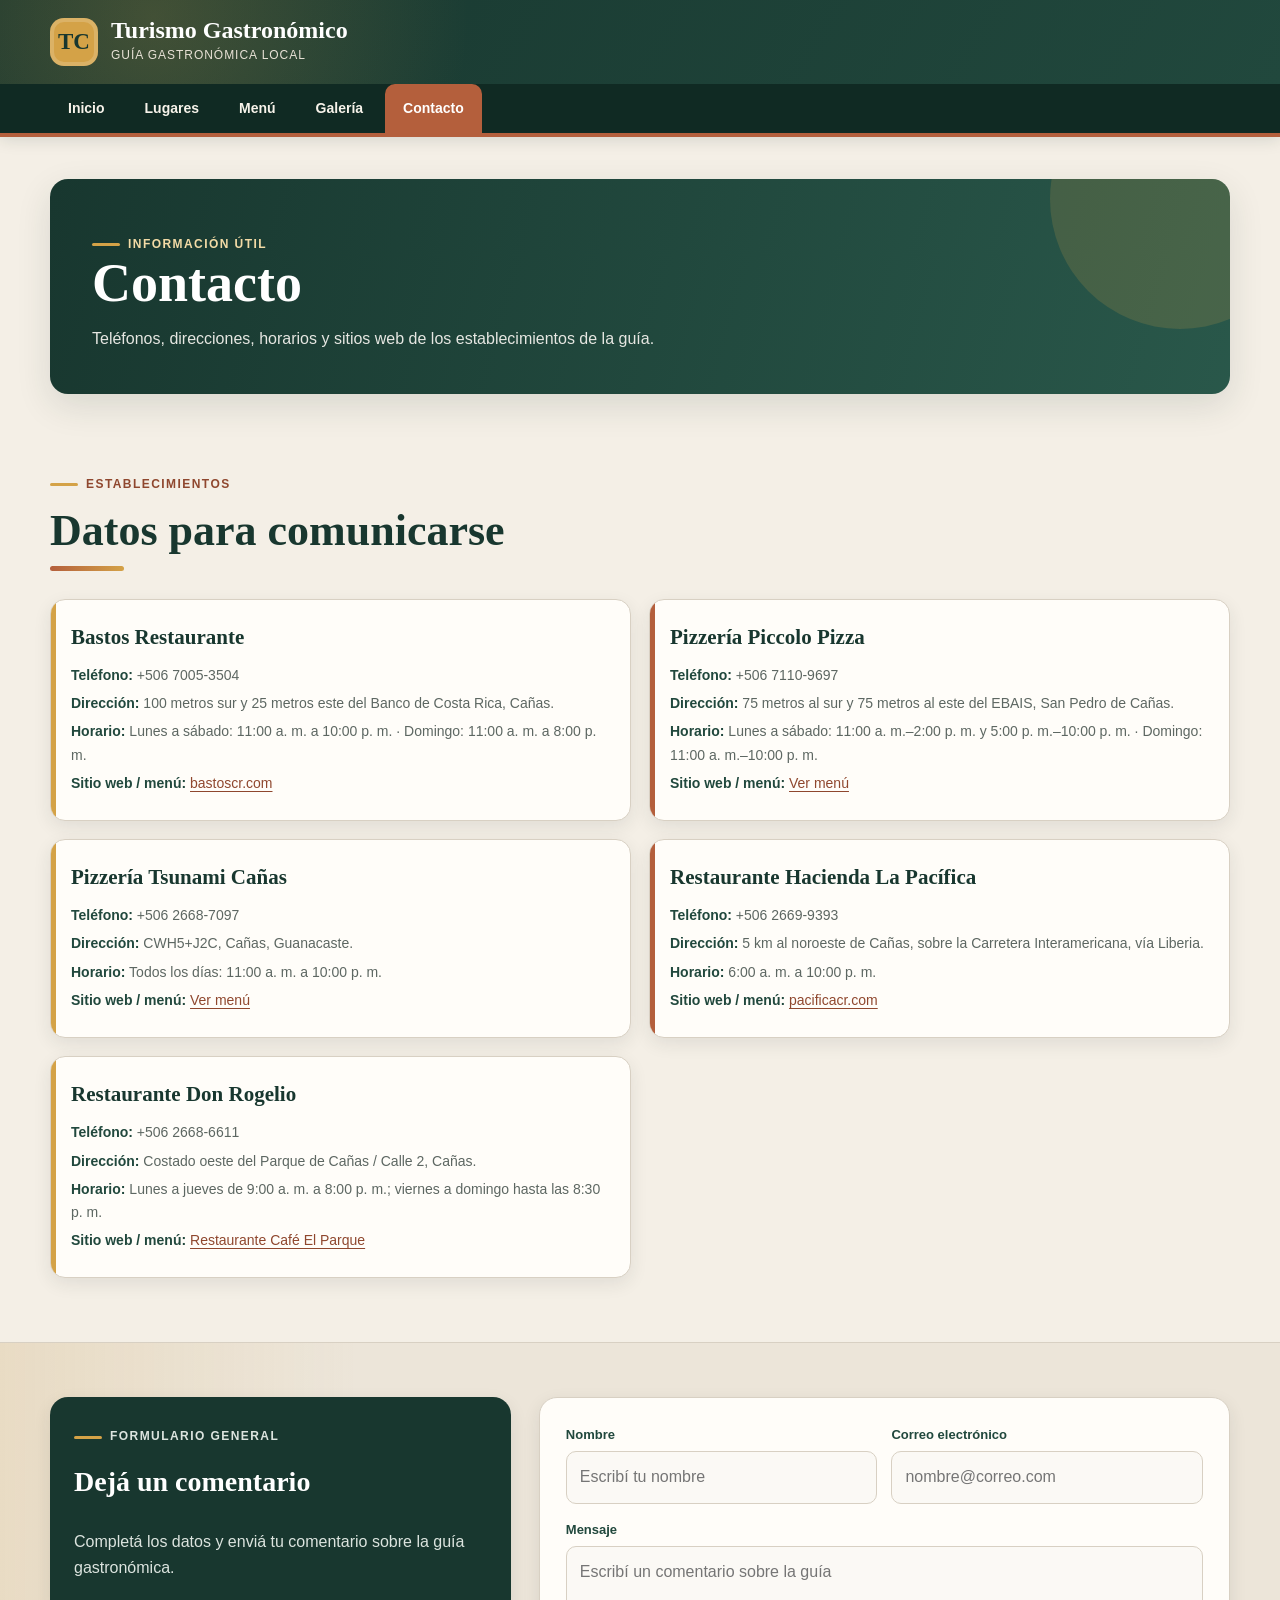
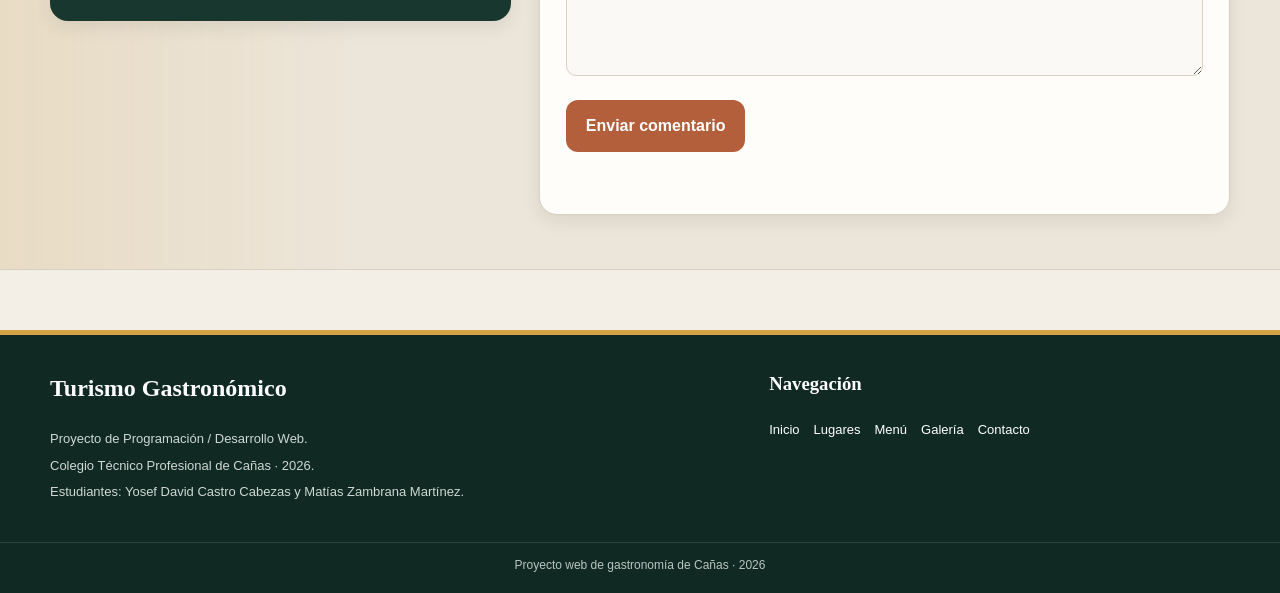
<file: contacto.html>
<!DOCTYPE html>
<html lang="es">
<head>
  <meta charset="utf-8">
  <meta name="viewport" content="width=device-width, initial-scale=1.0">
  <meta
    name="description"
    content="Información de contacto de los cinco establecimientos del proyecto."
  >

  <title>Contacto | Turismo Gastronómico</title>

  <link rel="stylesheet" href="estilos.css">
</head>

<body>

  <a class="skip-link" href="#contenido">
    Saltar al contenido
  </a>


  <header class="site-header">

    <div class="brand-bar">
      <div class="brand-inner">

        <a class="brand" href="index.html">

          <span class="brand-mark">TC</span>

          <span class="brand-copy">
            <strong>Turismo Gastronómico</strong>
            <span>Guía gastronómica local</span>
          </span>

        </a>

      </div>
    </div>


    <nav
      class="main-nav"
      aria-label="Navegación principal"
    >

      <div class="nav-inner">

        <button
          class="nav-toggle"
          id="nav-toggle"
          type="button"
          aria-controls="nav-list"
          aria-expanded="false"
        >
          ☰ Abrir menú
        </button>

        <ul
          class="nav-list"
          id="nav-list"
        >

          <li>
            <a href="index.html">
              Inicio
            </a>
          </li>

          <li>
            <a href="lugares.html">
              Lugares
            </a>
          </li>

          <li>
            <a href="menu.html">
              Menú
            </a>
          </li>

          <li>
            <a href="galeria.html">
              Galería
            </a>
          </li>

          <li>
            <a
              class="active"
              href="contacto.html"
            >
              Contacto
            </a>
          </li>

        </ul>

      </div>

    </nav>

  </header>


  <main id="contenido">


    <section class="page-hero">

      <p class="eyebrow">
        Información útil
      </p>

      <h1>
        Contacto
      </h1>

      <p>
        Teléfonos, direcciones, horarios y sitios web de los
        establecimientos de la guía.
      </p>

    </section>


    <section class="section">

      <div class="section-head">

        <div>

          <p class="eyebrow">
            Establecimientos
          </p>

          <h2 class="section-title">
            Datos para comunicarse
          </h2>

        </div>

      </div>


      <div class="contact-grid">


        <article class="contact-card">

          <h3>
            Bastos Restaurante
          </h3>

          <p>
            <strong>Teléfono:</strong>
            +506 7005-3504
          </p>

          <p>
            <strong>Dirección:</strong>
            100 metros sur y 25 metros este del
            Banco de Costa Rica, Cañas.
          </p>

          <p>
            <strong>Horario:</strong>
            Lunes a sábado: 11:00 a. m. a 10:00 p. m.
            · Domingo: 11:00 a. m. a 8:00 p. m.
          </p>

          <p>
            <strong>Sitio web / menú:</strong>

            <a
              href="https://bastoscr.com/"
              target="_blank"
              rel="noopener"
            >
              bastoscr.com
            </a>

          </p>

        </article>


        <article class="contact-card">

          <h3>
            Pizzería Piccolo Pizza
          </h3>

          <p>
            <strong>Teléfono:</strong>
            +506 7110-9697
          </p>

          <p>
            <strong>Dirección:</strong>
            75 metros al sur y 75 metros al este
            del EBAIS, San Pedro de Cañas.
          </p>

          <p>
            <strong>Horario:</strong>
            Lunes a sábado: 11:00 a. m.–2:00 p. m.
            y 5:00 p. m.–10:00 p. m.
            · Domingo: 11:00 a. m.–10:00 p. m.
          </p>

          <p>
            <strong>Sitio web / menú:</strong>

            <a
              href="https://es.restaurantguru.com/Pizzeria-Piccolo-Pizza-Canas/menu"
              target="_blank"
              rel="noopener"
            >
              Ver menú
            </a>

          </p>

        </article>


        <article class="contact-card">

          <h3>
            Pizzería Tsunami Cañas
          </h3>

          <p>
            <strong>Teléfono:</strong>
            +506 2668-7097
          </p>

          <p>
            <strong>Dirección:</strong>
            CWH5+J2C, Cañas, Guanacaste.
          </p>

          <p>
            <strong>Horario:</strong>
            Todos los días:
            11:00 a. m. a 10:00 p. m.
          </p>

          <p>
            <strong>Sitio web / menú:</strong>

            <a
              href="https://es.restaurantguru.com/Pizzeria-Tsunami-Canas-Canas/menu"
              target="_blank"
              rel="noopener"
            >
              Ver menú
            </a>

          </p>

        </article>


        <article class="contact-card">

          <h3>
            Restaurante Hacienda La Pacífica
          </h3>

          <p>
            <strong>Teléfono:</strong>
            +506 2669-9393
          </p>

          <p>
            <strong>Dirección:</strong>
            5 km al noroeste de Cañas,
            sobre la Carretera Interamericana,
            vía Liberia.
          </p>

          <p>
            <strong>Horario:</strong>
            6:00 a. m. a 10:00 p. m.
          </p>

          <p>
            <strong>Sitio web / menú:</strong>

            <a
              href="https://www.pacificacr.com/es/restaurante.html"
              target="_blank"
              rel="noopener"
            >
              pacificacr.com
            </a>

          </p>

        </article>


        <article class="contact-card">

          <h3>
            Restaurante Don Rogelio
          </h3>

          <p>
            <strong>Teléfono:</strong>
            +506 2668-6611
          </p>

          <p>
            <strong>Dirección:</strong>
            Costado oeste del Parque de Cañas /
            Calle 2, Cañas.
          </p>

          <p>
            <strong>Horario:</strong>
            Lunes a jueves de 9:00 a. m. a 8:00 p. m.;
            viernes a domingo hasta las 8:30 p. m.
          </p>

          <p>
            <strong>Sitio web / menú:</strong>

            <a
              href="https://restcafeelparque.weebly.com/"
              target="_blank"
              rel="noopener"
            >
              Restaurante Café El Parque
            </a>

          </p>

        </article>

      </div>

    </section>


    <div class="band">

      <section class="section">

        <div class="form-layout">


          <div class="form-copy">

            <p class="eyebrow">
              Formulario general
            </p>

            <h2>
              Dejá un comentario
            </h2>

            <p>
              Completá los datos y enviá tu comentario
              sobre la guía gastronómica.
            </p>

          </div>


          <form
            class="form-card"
            id="contact-form"
            action="https://script.google.com/macros/s/AKfycbxcccGTtgBJOsjz03I4GTiwnKsUIUwyvC93GRQOlVNzdHQOMULtBWDMFwa0mZUKp0l3Sw/exec"
            method="POST"
          >


            <div class="form-row">


              <div class="field">

                <label for="nombre">
                  Nombre
                </label>

                <input
                  id="nombre"
                  name="nombre"
                  type="text"
                  placeholder="Escribí tu nombre"
                  autocomplete="name"
                  required
                >

              </div>


              <div class="field">

                <label for="correo">
                  Correo electrónico
                </label>

                <input
                  id="correo"
                  name="correo"
                  type="email"
                  placeholder="nombre@correo.com"
                  autocomplete="email"
                  required
                >

              </div>


            </div>


            <div class="field">

              <label for="mensaje">
                Mensaje
              </label>

              <textarea
                id="mensaje"
                name="mensaje"
                placeholder="Escribí un comentario sobre la guía"
                required
              ></textarea>

            </div>


            <input
              type="hidden"
              name="sitio"
              value="Sabores de Cañas"
            >


            <button
              class="btn btn-primary"
              id="form-submit"
              type="submit"
            >
              Enviar comentario
            </button>


            <p
              class="form-feedback"
              id="form-feedback"
              aria-live="polite"
            ></p>


          </form>


        </div>

      </section>

    </div>


  </main>


  <footer class="site-footer">

    <div class="footer-inner">

      <div>

        <h2>
          Turismo Gastronómico
        </h2>

        <p>
          Proyecto de Programación / Desarrollo Web.
        </p>

        <p>
          Colegio Técnico Profesional de Cañas · 2026.
        </p>

        <p>
          Estudiantes: Yosef David Castro Cabezas
          y Matías Zambrana Martínez.
        </p>

      </div>


      <div>

        <h3>
          Navegación
        </h3>

        <div class="footer-nav">

          <a href="index.html">
            Inicio
          </a>

          <a href="lugares.html">
            Lugares
          </a>

          <a href="menu.html">
            Menú
          </a>

          <a href="galeria.html">
            Galería
          </a>

          <a href="contacto.html">
            Contacto
          </a>

        </div>

      </div>

    </div>


    <div class="footer-bottom">
      Proyecto web de gastronomía de Cañas · 2026
    </div>

  </footer>

  <button
    class="back-top"
    id="back-top"
    type="button"
    aria-label="Volver al inicio"
  >
    ↑
  </button>


  <script src="script.js"></script>

</body>
</html>
</file>
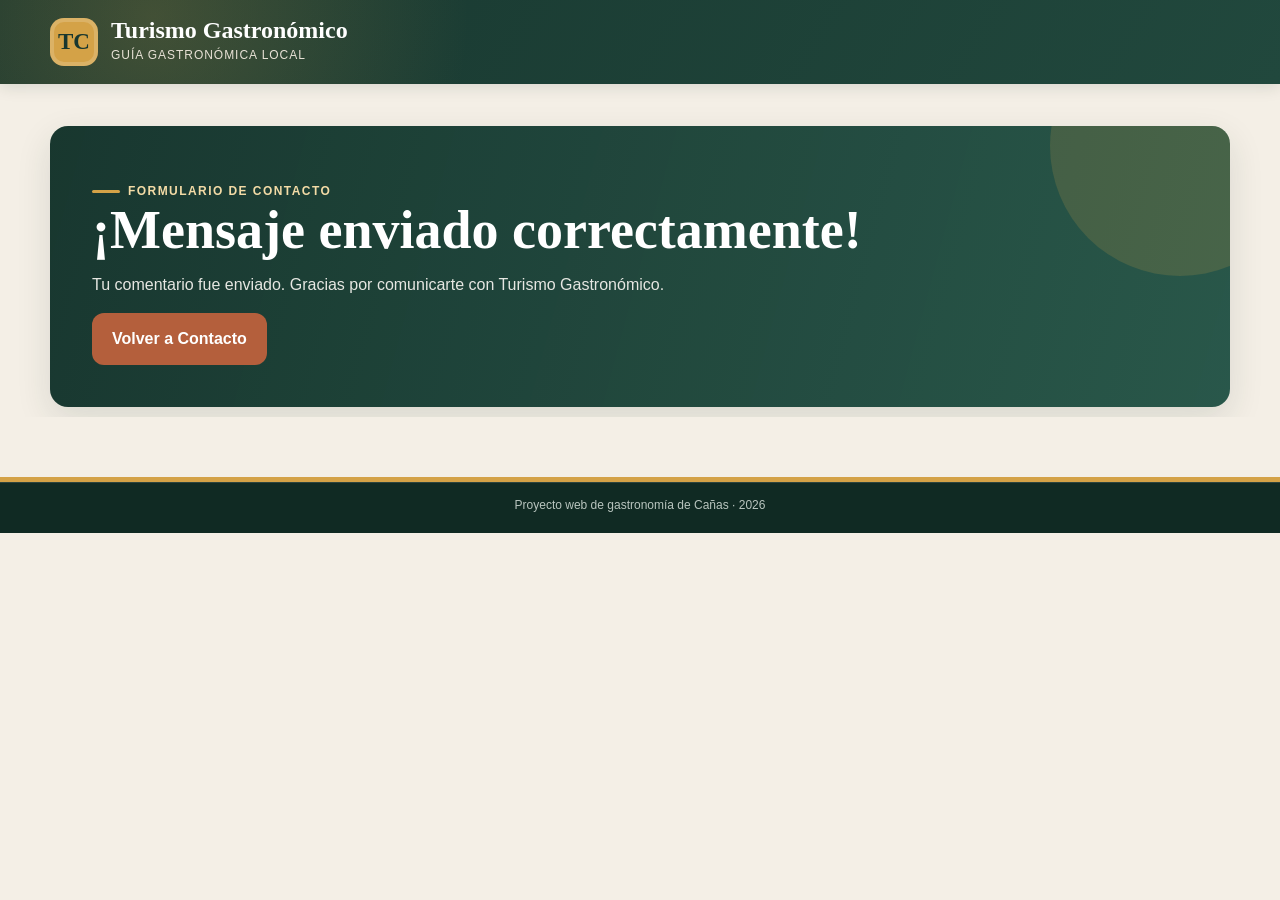
<file: gracias.html>
<!DOCTYPE html>
<html lang="es">
  <head>
    <meta charset="utf-8"/>
    <meta content="width=device-width, initial-scale=1.0" name="viewport"/>
    <title>Mensaje enviado | Turismo Gastronómico </title>
    <link href="estilos.css" rel="stylesheet"/>
  </head>
  <body>
    <header class="site-header">
      <div class="brand-bar">
        <div class="brand-inner">
          <a class="brand" href="index.html">
            <span class="brand-mark">TC</span>
            <span class="brand-copy">
              <strong>Turismo Gastronómico</strong>
              <span>Guía gastronómica local</span>
            </span>
          </a>
        </div>
      </div>
    </header>

    <main id="contenido">
      <section class="page-hero">
        <p class="eyebrow">Formulario de contacto</p>
        <h1>¡Mensaje enviado correctamente!</h1>
        <p>Tu comentario fue enviado. Gracias por comunicarte con Turismo Gastronómico.</p>
        <p><a class="btn btn-primary" href="contacto.html">Volver a Contacto</a></p>
      </section>
    </main>

    <footer class="site-footer">
      <div class="footer-bottom">Proyecto web de gastronomía de Cañas · 2026</div>
    </footer>
  </body>
</html>
</file>
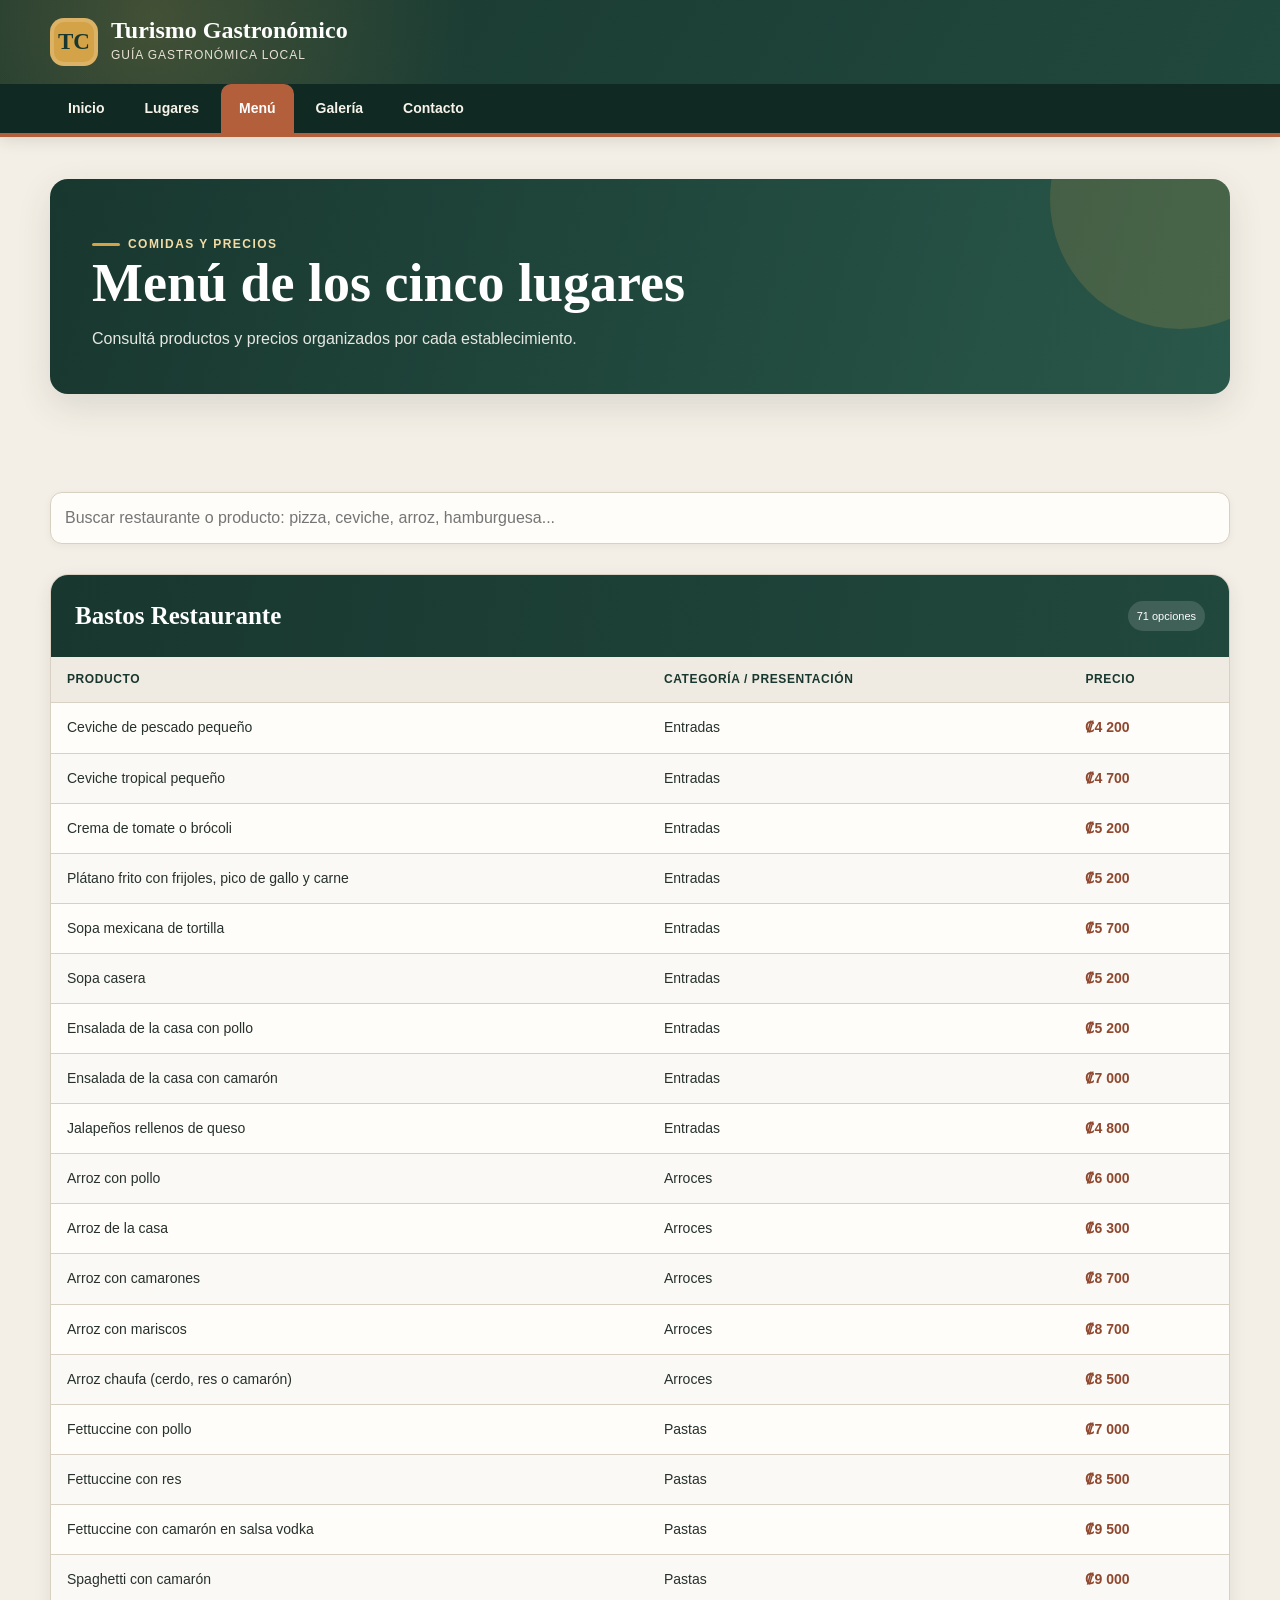
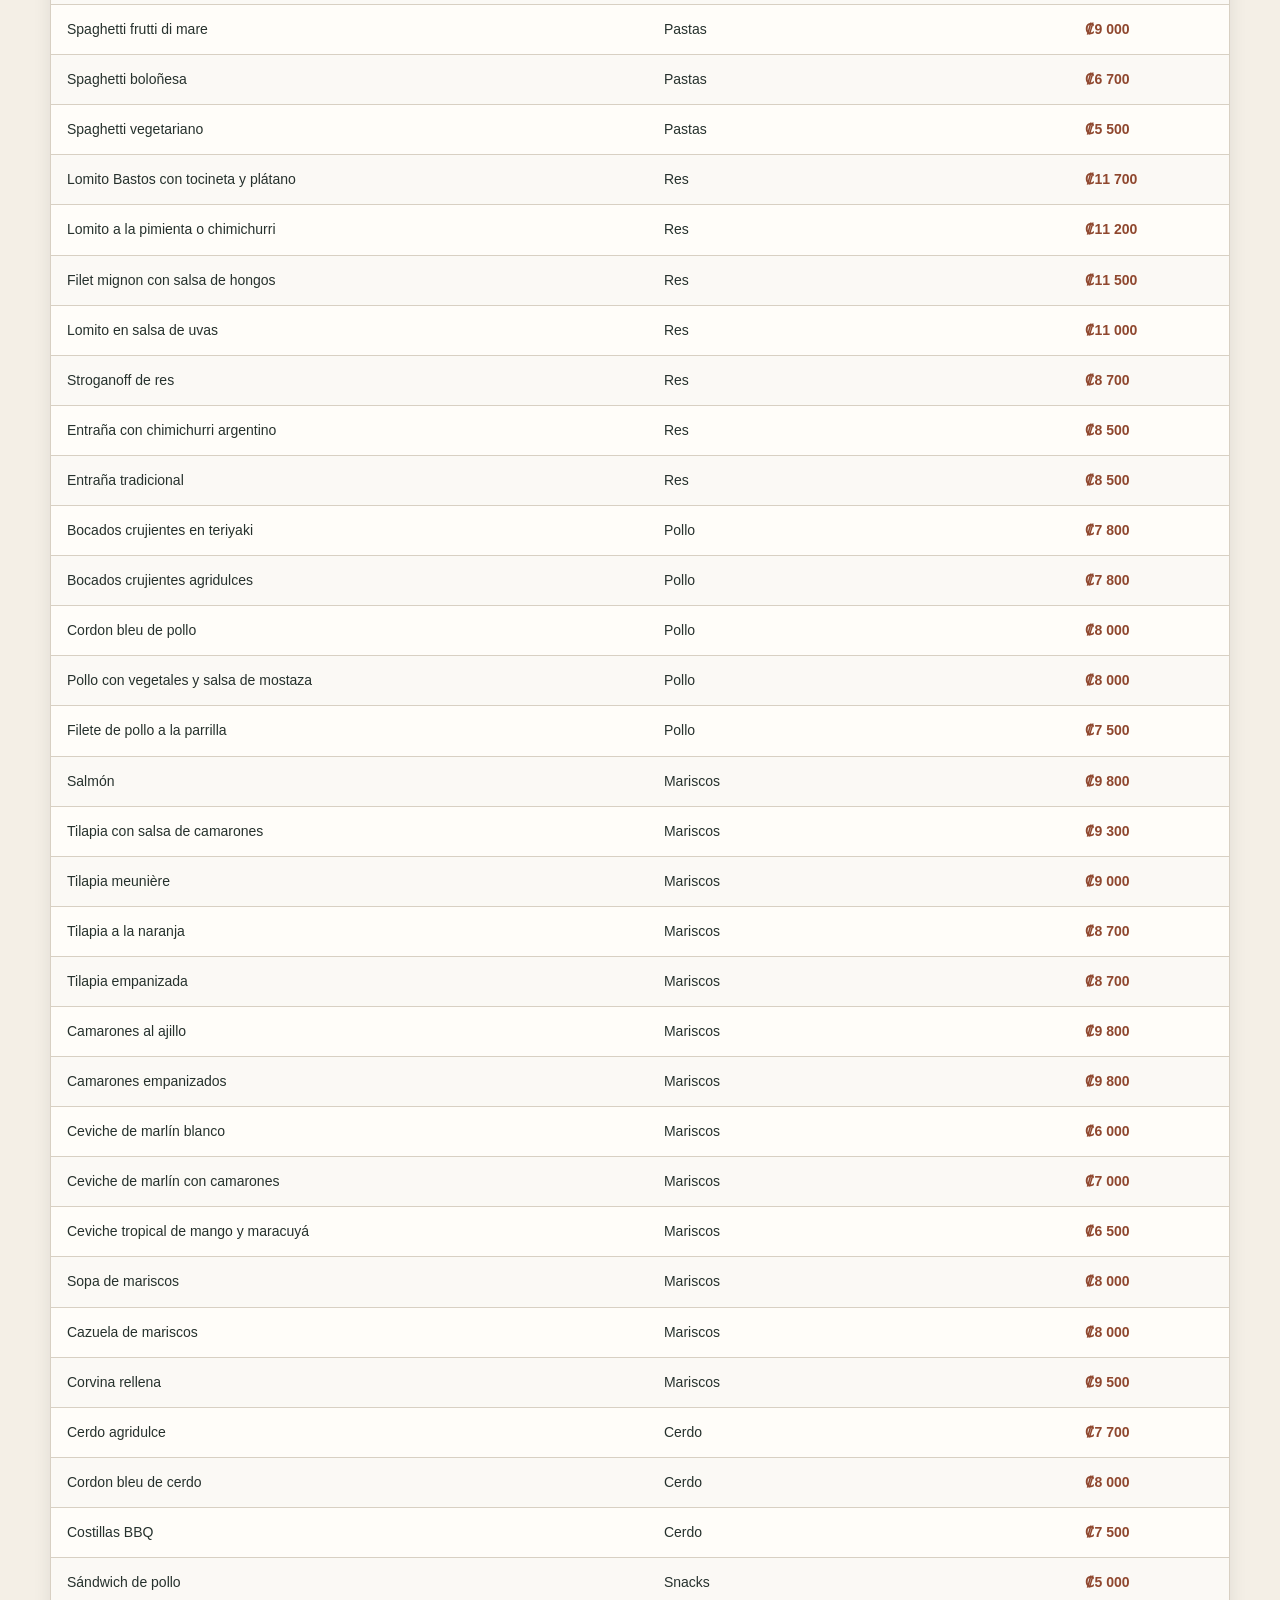
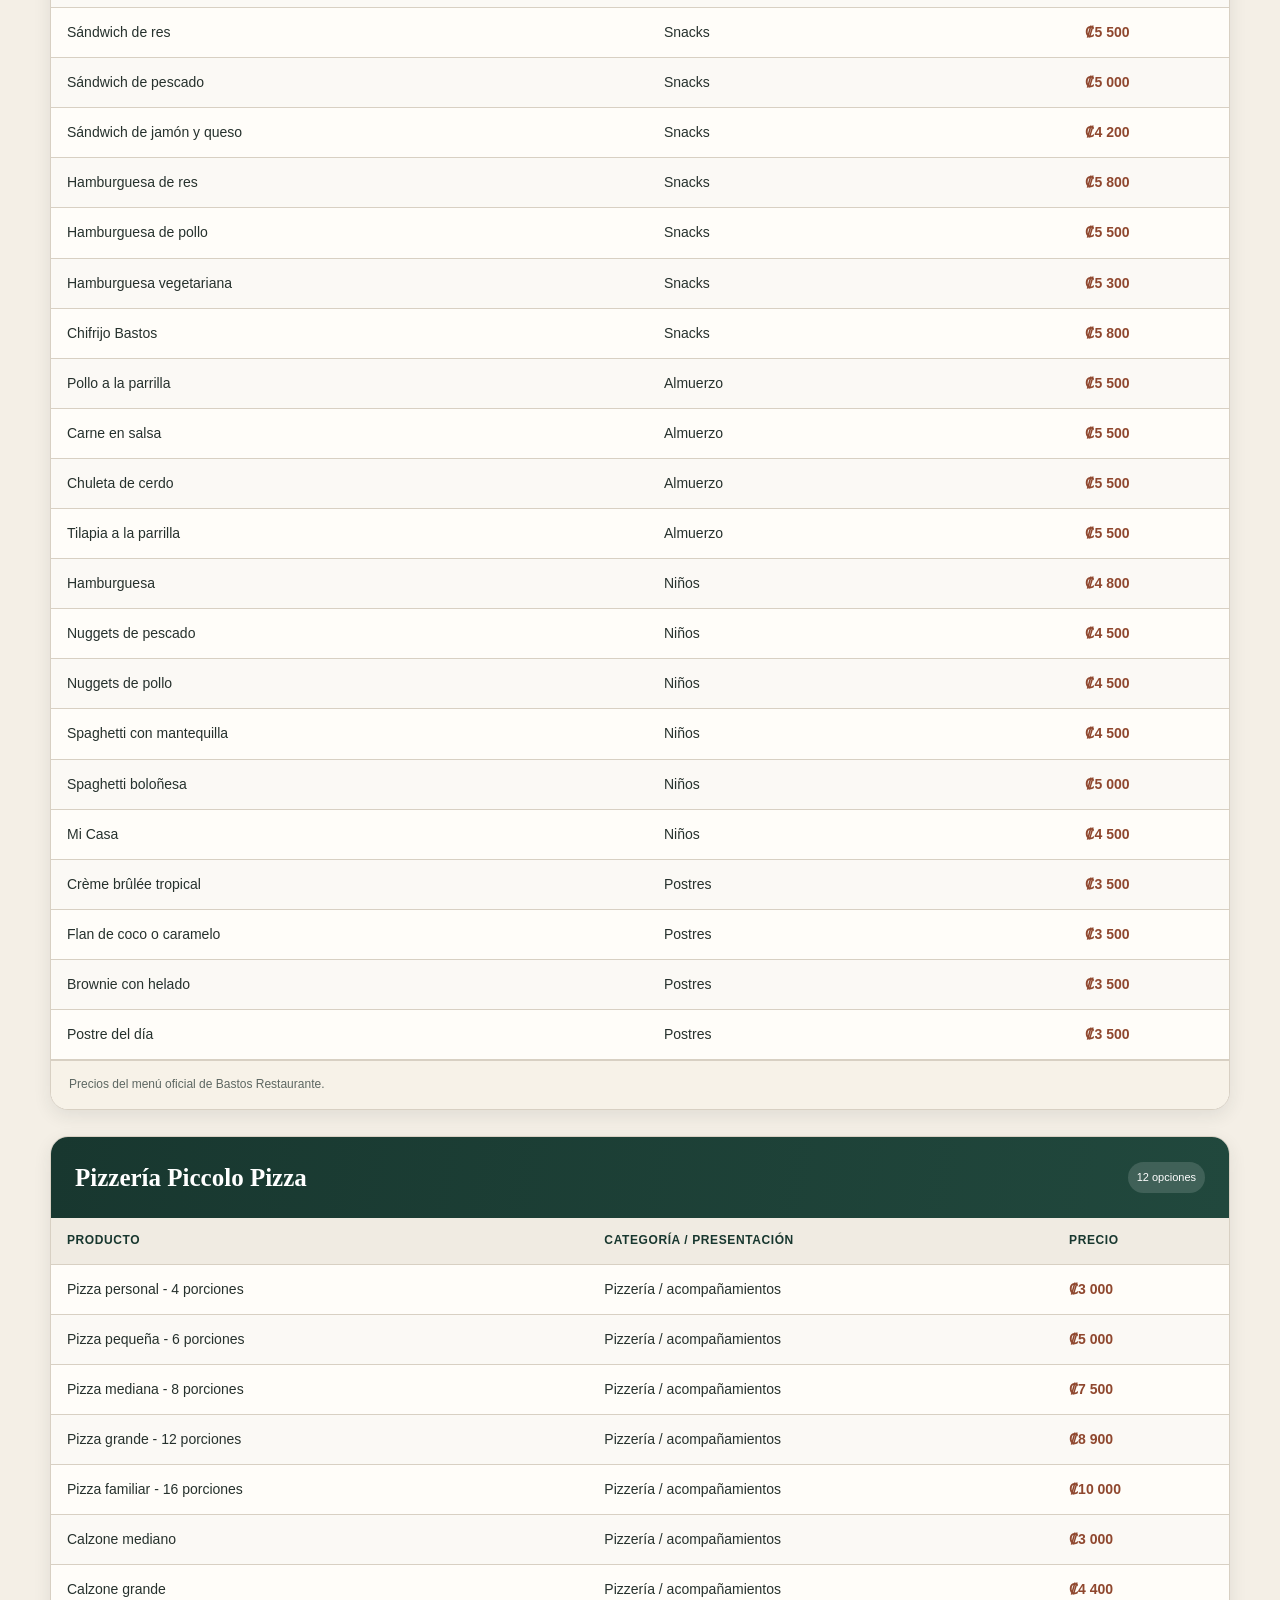
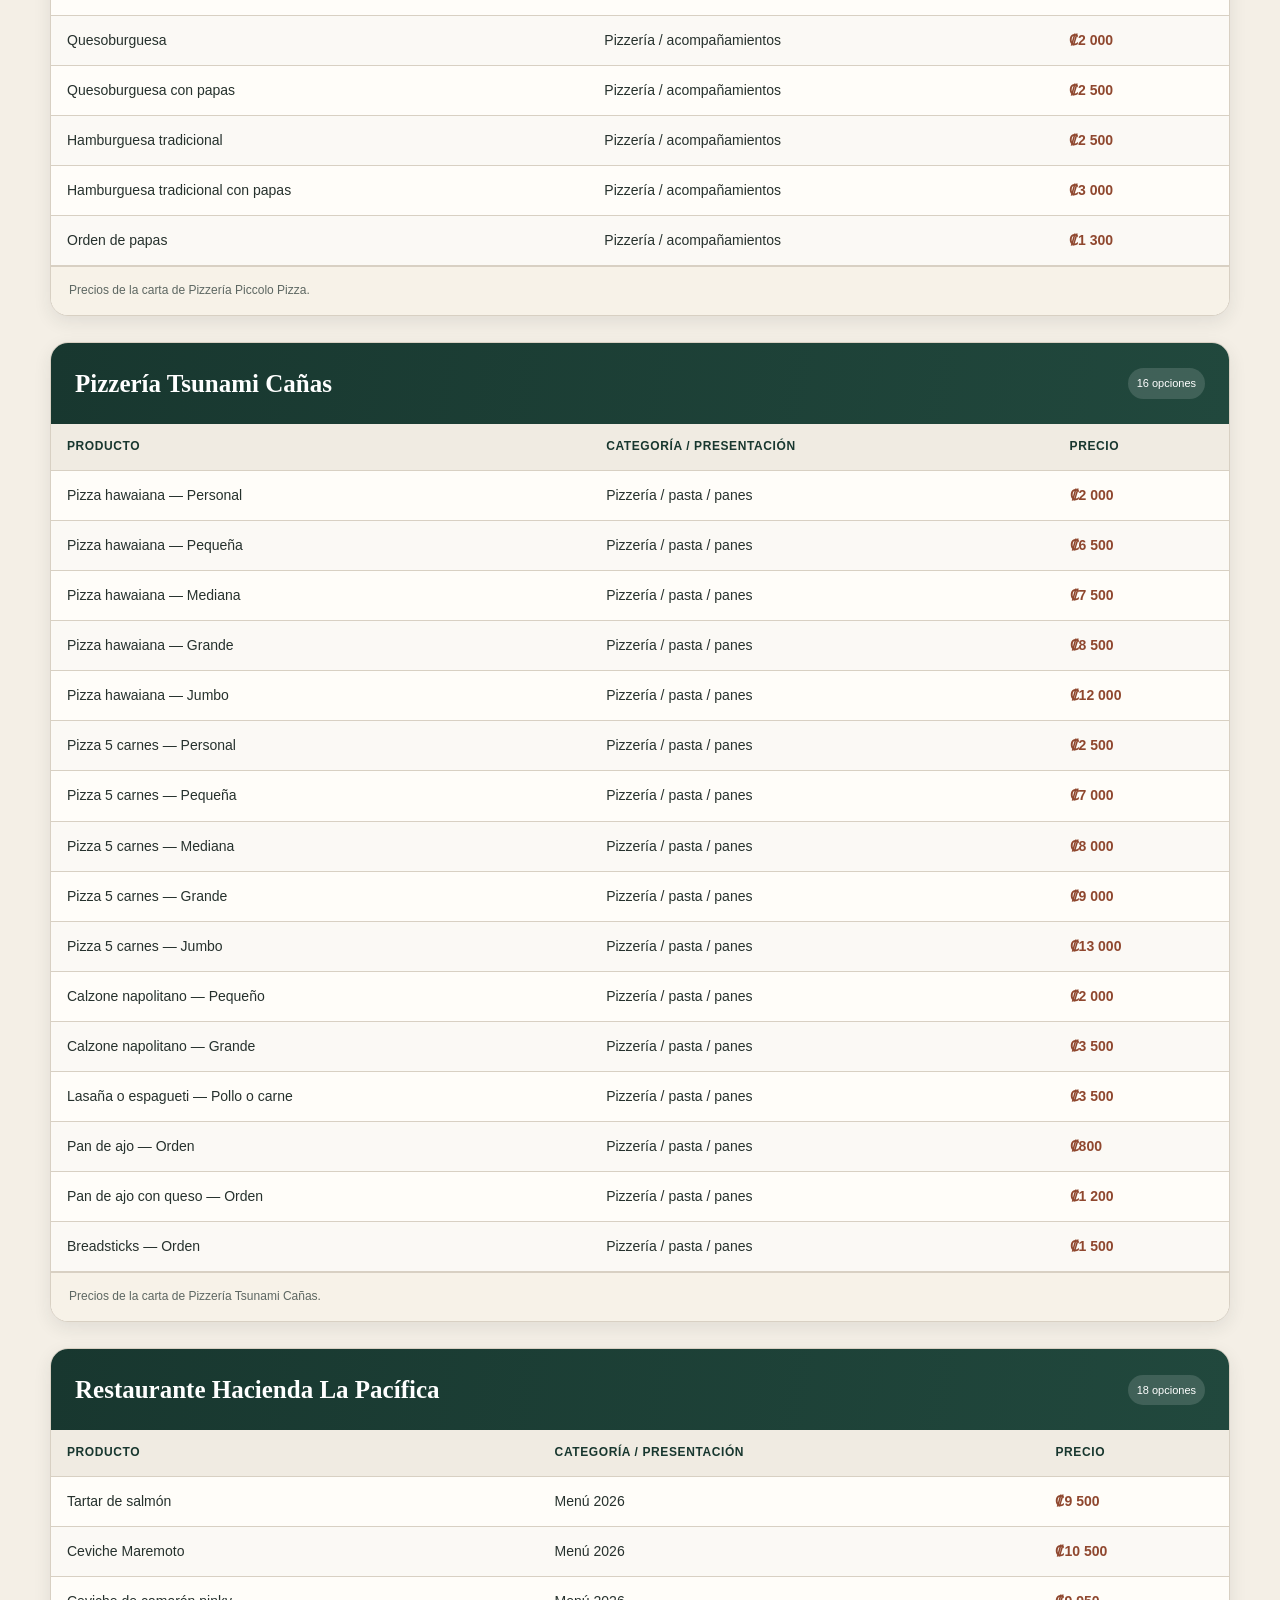
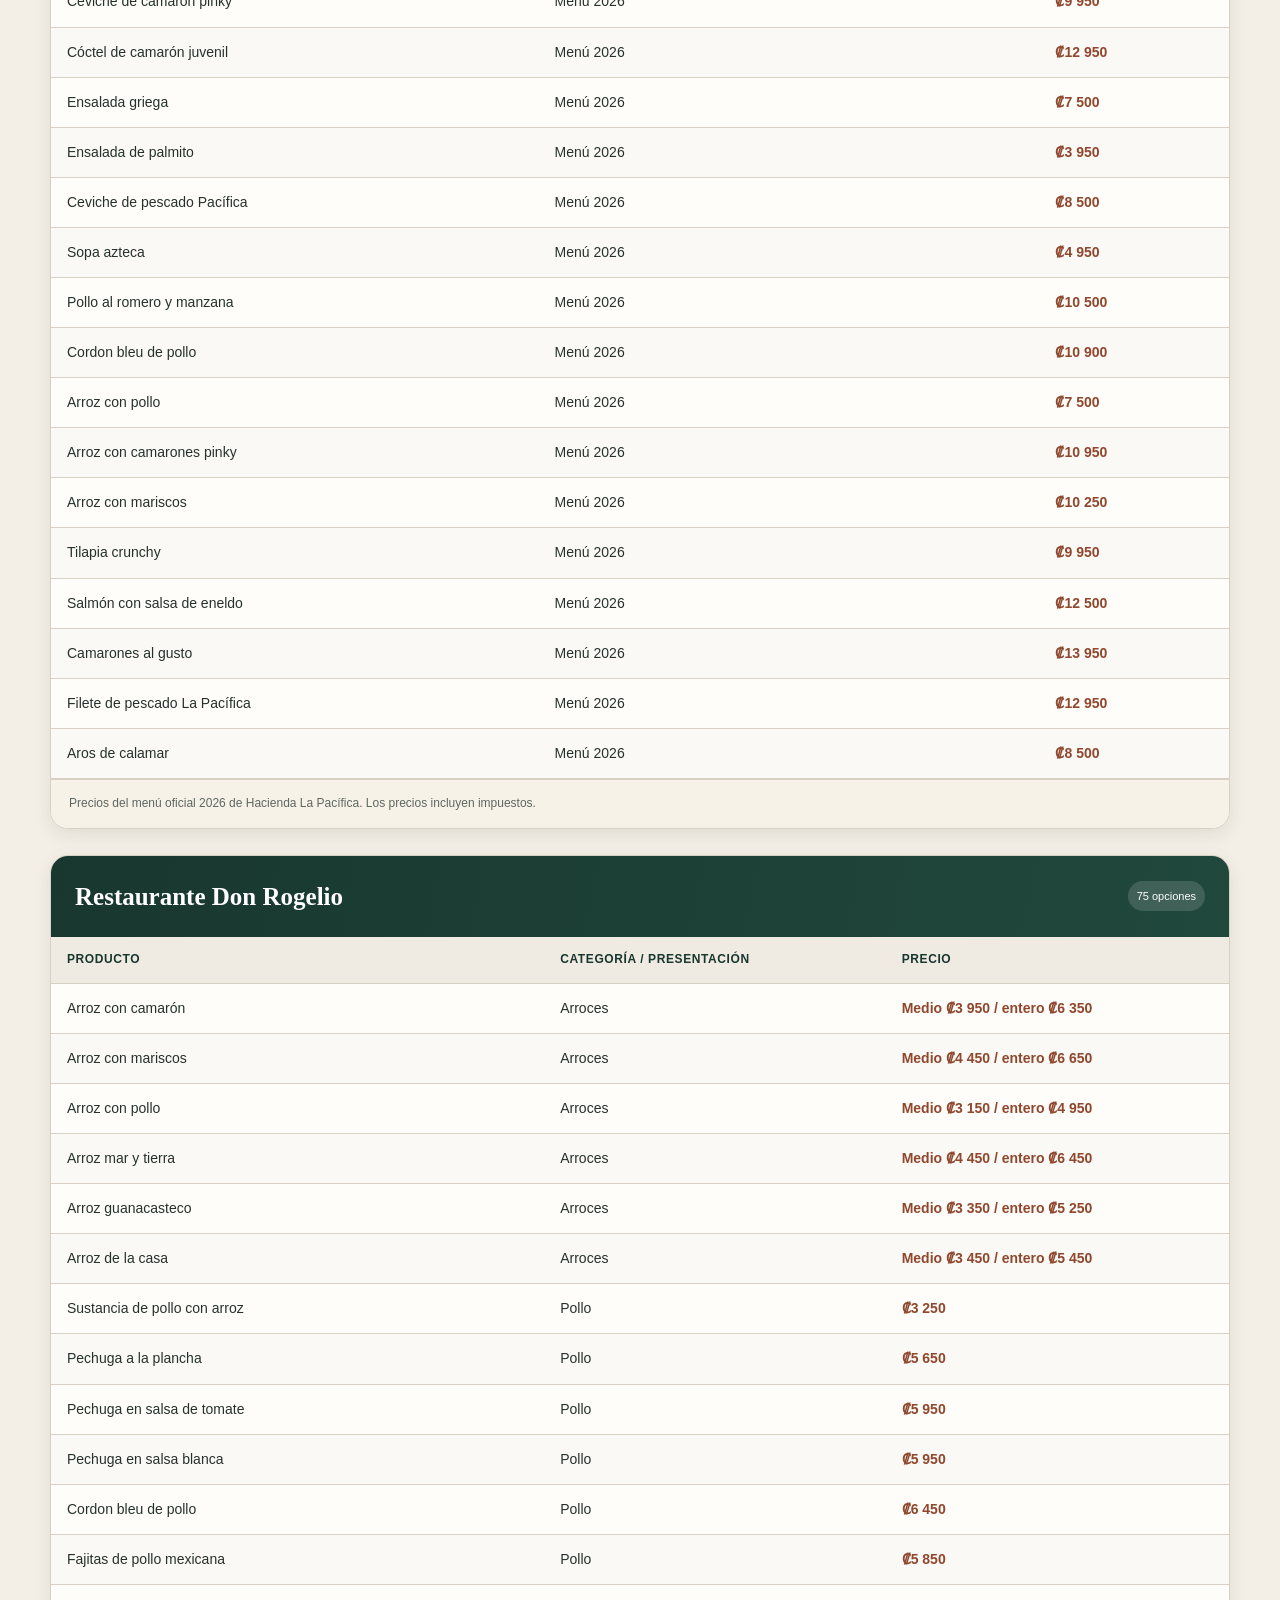
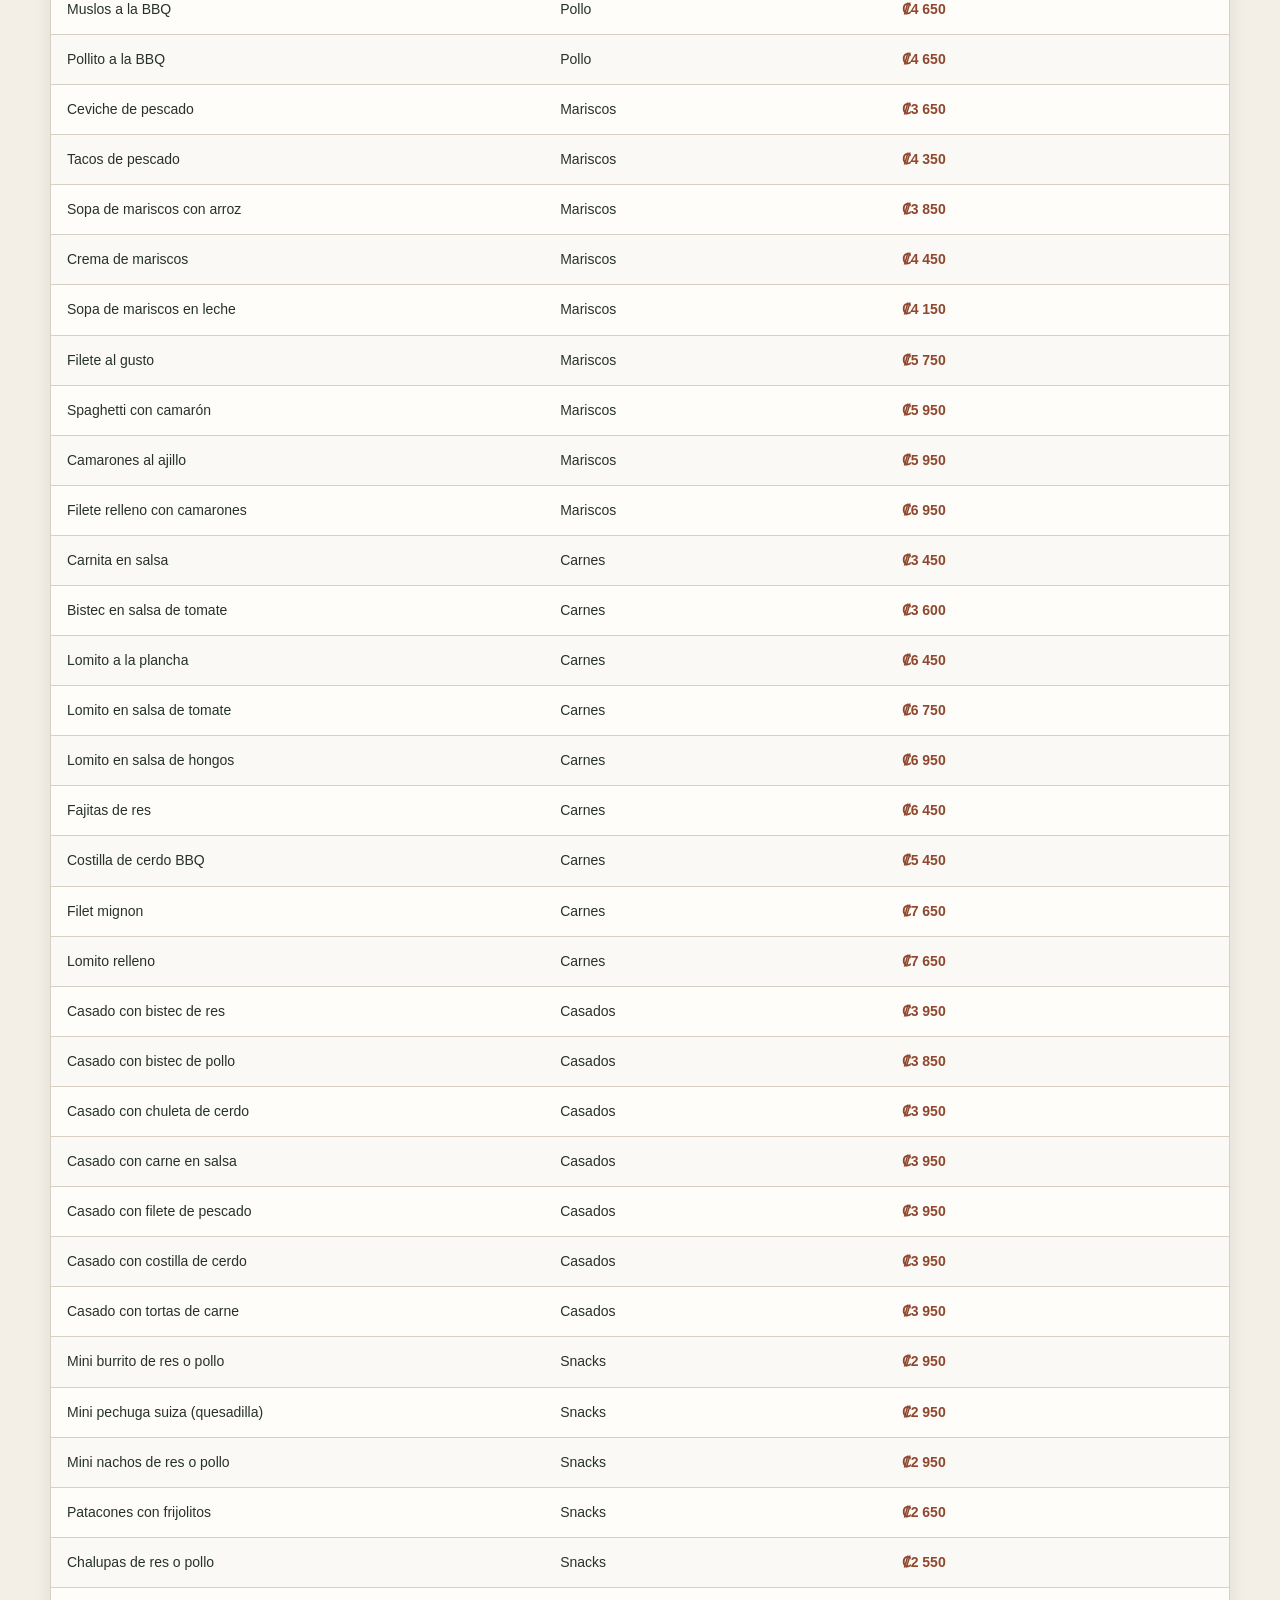
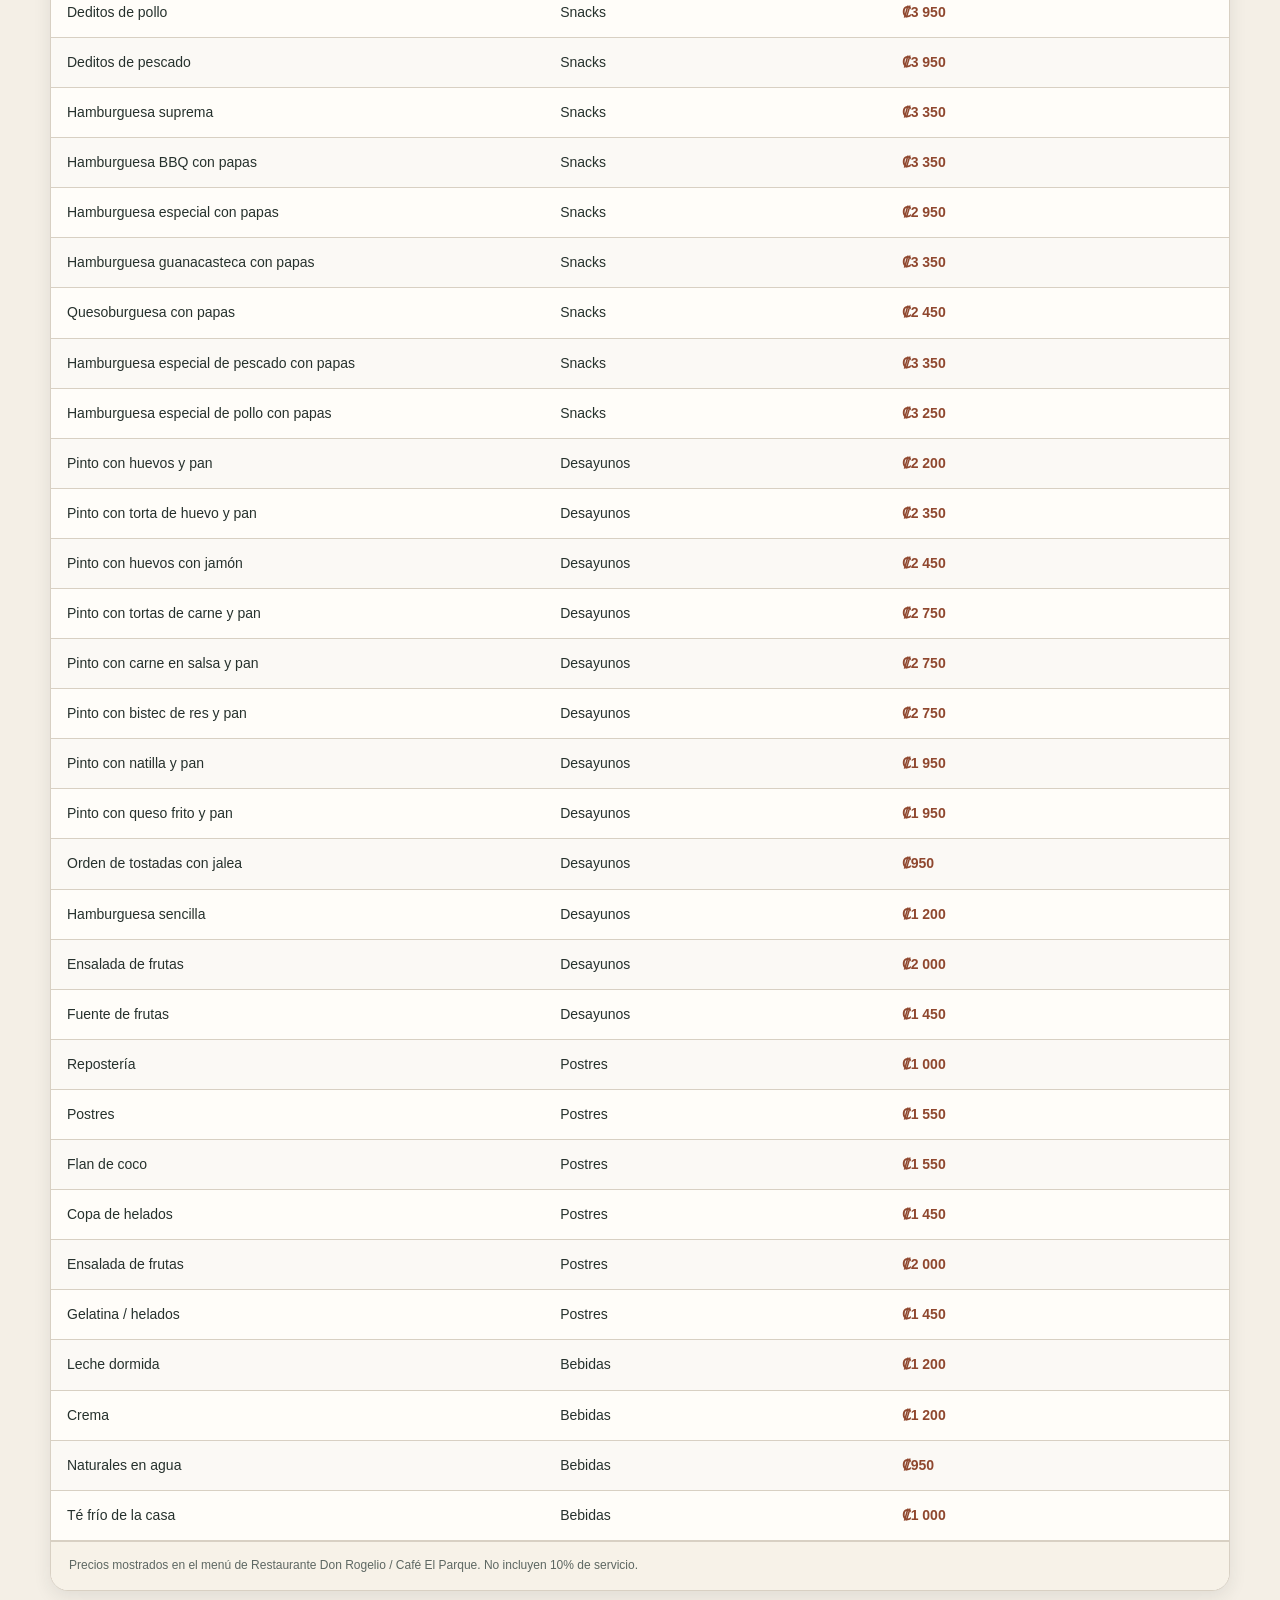
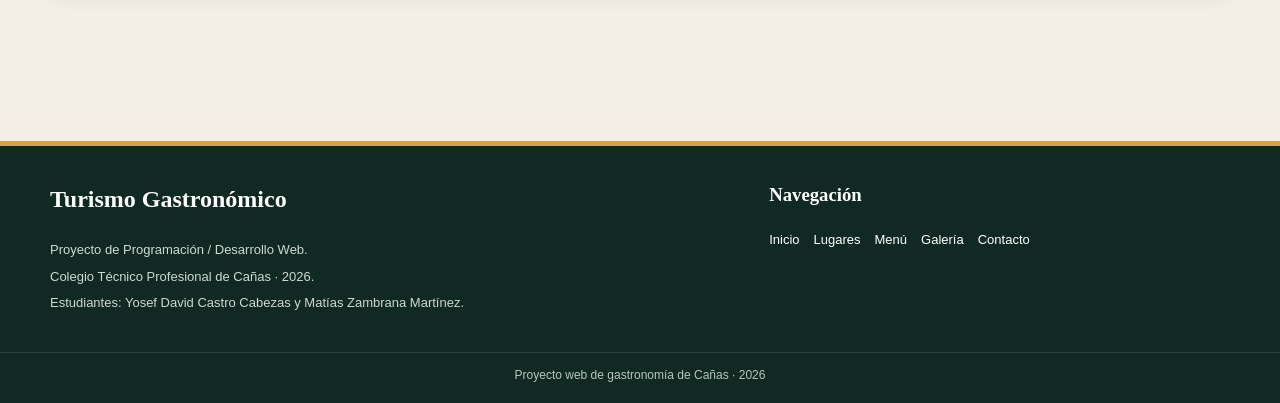
<file: menu.html>
<!DOCTYPE html>
<html lang="es">
  <head>
    <meta charset="utf-8"/>
    <meta content="width=device-width, initial-scale=1.0" name="viewport"/>
    <meta content="Productos y precios de los cinco establecimientos del proyecto gastronómico de Cañas." name="description"/>
    <title>Menú y precios | Turismo Gastronómico </title>
    <link href="estilos.css" rel="stylesheet"/>
  </head>
  <body>
    <a class="skip-link" href="#contenido">Saltar al contenido</a>

    <header class="site-header">
      <div class="brand-bar">
        <div class="brand-inner">
          <a class="brand" href="index.html">
            <span class="brand-mark">TC</span>
            <span class="brand-copy">
              <strong>Turismo Gastronómico</strong>
              <span>Guía gastronómica local</span>
            </span>
          </a>
        </div>
      </div>
      <nav aria-label="Navegación principal" class="main-nav">
        <div class="nav-inner">
          <button aria-controls="nav-list" aria-expanded="false" class="nav-toggle" id="nav-toggle" type="button">☰ Abrir menú</button>
          <ul class="nav-list" id="nav-list">
            <li><a href="index.html">Inicio</a></li>
            <li><a href="lugares.html">Lugares</a></li>
            <li><a class="active" href="menu.html">Menú</a></li>
            <li><a href="galeria.html">Galería</a></li>
            <li><a href="contacto.html">Contacto</a></li>
          </ul>
        </div>
      </nav>
    </header>

    <main id="contenido">
      <section class="page-hero">
        <p class="eyebrow">Comidas y precios</p>
        <h1>Menú de los cinco lugares</h1>
        <p>Consultá productos y precios organizados por cada establecimiento.</p>
      </section>
      <section class="section">
        <div class="menu-tools">
          <div class="search-box">
            <label class="skip-link" for="menu-search">Buscar en el menú</label>
            <input id="menu-search" placeholder="Buscar restaurante o producto: pizza, ceviche, arroz, hamburguesa..." type="search"/>
          </div>
        </div>
        <p class="empty-message" id="menu-empty">No se encontraron productos con esa búsqueda.</p>
        <section class="menu-section" id="menu-bastos">
          <div class="menu-head">
            <h2>Bastos Restaurante</h2>
            <span class="menu-status">71 opciones</span>
          </div>
          <div class="table-wrap">
            <table>
              <thead>
                <tr>
                  <th>Producto</th>
                  <th>Categoría / presentación</th>
                  <th>Precio</th>
                </tr>
              </thead>
              <tbody>
                <tr>
                  <td>Ceviche de pescado pequeño</td>
                  <td>Entradas</td>
                  <td class="price">₡4 200</td>
                </tr>
                <tr>
                  <td>Ceviche tropical pequeño</td>
                  <td>Entradas</td>
                  <td class="price">₡4 700</td>
                </tr>
                <tr>
                  <td>Crema de tomate o brócoli</td>
                  <td>Entradas</td>
                  <td class="price">₡5 200</td>
                </tr>
                <tr>
                  <td>Plátano frito con frijoles, pico de gallo y carne</td>
                  <td>Entradas</td>
                  <td class="price">₡5 200</td>
                </tr>
                <tr>
                  <td>Sopa mexicana de tortilla</td>
                  <td>Entradas</td>
                  <td class="price">₡5 700</td>
                </tr>
                <tr>
                  <td>Sopa casera</td>
                  <td>Entradas</td>
                  <td class="price">₡5 200</td>
                </tr>
                <tr>
                  <td>Ensalada de la casa con pollo</td>
                  <td>Entradas</td>
                  <td class="price">₡5 200</td>
                </tr>
                <tr>
                  <td>Ensalada de la casa con camarón</td>
                  <td>Entradas</td>
                  <td class="price">₡7 000</td>
                </tr>
                <tr>
                  <td>Jalapeños rellenos de queso</td>
                  <td>Entradas</td>
                  <td class="price">₡4 800</td>
                </tr>
                <tr>
                  <td>Arroz con pollo</td>
                  <td>Arroces</td>
                  <td class="price">₡6 000</td>
                </tr>
                <tr>
                  <td>Arroz de la casa</td>
                  <td>Arroces</td>
                  <td class="price">₡6 300</td>
                </tr>
                <tr>
                  <td>Arroz con camarones</td>
                  <td>Arroces</td>
                  <td class="price">₡8 700</td>
                </tr>
                <tr>
                  <td>Arroz con mariscos</td>
                  <td>Arroces</td>
                  <td class="price">₡8 700</td>
                </tr>
                <tr>
                  <td>Arroz chaufa (cerdo, res o camarón)</td>
                  <td>Arroces</td>
                  <td class="price">₡8 500</td>
                </tr>
                <tr>
                  <td>Fettuccine con pollo</td>
                  <td>Pastas</td>
                  <td class="price">₡7 000</td>
                </tr>
                <tr>
                  <td>Fettuccine con res</td>
                  <td>Pastas</td>
                  <td class="price">₡8 500</td>
                </tr>
                <tr>
                  <td>Fettuccine con camarón en salsa vodka</td>
                  <td>Pastas</td>
                  <td class="price">₡9 500</td>
                </tr>
                <tr>
                  <td>Spaghetti con camarón</td>
                  <td>Pastas</td>
                  <td class="price">₡9 000</td>
                </tr>
                <tr>
                  <td>Spaghetti frutti di mare</td>
                  <td>Pastas</td>
                  <td class="price">₡9 000</td>
                </tr>
                <tr>
                  <td>Spaghetti boloñesa</td>
                  <td>Pastas</td>
                  <td class="price">₡6 700</td>
                </tr>
                <tr>
                  <td>Spaghetti vegetariano</td>
                  <td>Pastas</td>
                  <td class="price">₡5 500</td>
                </tr>
                <tr>
                  <td>Lomito Bastos con tocineta y plátano</td>
                  <td>Res</td>
                  <td class="price">₡11 700</td>
                </tr>
                <tr>
                  <td>Lomito a la pimienta o chimichurri</td>
                  <td>Res</td>
                  <td class="price">₡11 200</td>
                </tr>
                <tr>
                  <td>Filet mignon con salsa de hongos</td>
                  <td>Res</td>
                  <td class="price">₡11 500</td>
                </tr>
                <tr>
                  <td>Lomito en salsa de uvas</td>
                  <td>Res</td>
                  <td class="price">₡11 000</td>
                </tr>
                <tr>
                  <td>Stroganoff de res</td>
                  <td>Res</td>
                  <td class="price">₡8 700</td>
                </tr>
                <tr>
                  <td>Entraña con chimichurri argentino</td>
                  <td>Res</td>
                  <td class="price">₡8 500</td>
                </tr>
                <tr>
                  <td>Entraña tradicional</td>
                  <td>Res</td>
                  <td class="price">₡8 500</td>
                </tr>
                <tr>
                  <td>Bocados crujientes en teriyaki</td>
                  <td>Pollo</td>
                  <td class="price">₡7 800</td>
                </tr>
                <tr>
                  <td>Bocados crujientes agridulces</td>
                  <td>Pollo</td>
                  <td class="price">₡7 800</td>
                </tr>
                <tr>
                  <td>Cordon bleu de pollo</td>
                  <td>Pollo</td>
                  <td class="price">₡8 000</td>
                </tr>
                <tr>
                  <td>Pollo con vegetales y salsa de mostaza</td>
                  <td>Pollo</td>
                  <td class="price">₡8 000</td>
                </tr>
                <tr>
                  <td>Filete de pollo a la parrilla</td>
                  <td>Pollo</td>
                  <td class="price">₡7 500</td>
                </tr>
                <tr>
                  <td>Salmón</td>
                  <td>Mariscos</td>
                  <td class="price">₡9 800</td>
                </tr>
                <tr>
                  <td>Tilapia con salsa de camarones</td>
                  <td>Mariscos</td>
                  <td class="price">₡9 300</td>
                </tr>
                <tr>
                  <td>Tilapia meunière</td>
                  <td>Mariscos</td>
                  <td class="price">₡9 000</td>
                </tr>
                <tr>
                  <td>Tilapia a la naranja</td>
                  <td>Mariscos</td>
                  <td class="price">₡8 700</td>
                </tr>
                <tr>
                  <td>Tilapia empanizada</td>
                  <td>Mariscos</td>
                  <td class="price">₡8 700</td>
                </tr>
                <tr>
                  <td>Camarones al ajillo</td>
                  <td>Mariscos</td>
                  <td class="price">₡9 800</td>
                </tr>
                <tr>
                  <td>Camarones empanizados</td>
                  <td>Mariscos</td>
                  <td class="price">₡9 800</td>
                </tr>
                <tr>
                  <td>Ceviche de marlín blanco</td>
                  <td>Mariscos</td>
                  <td class="price">₡6 000</td>
                </tr>
                <tr>
                  <td>Ceviche de marlín con camarones</td>
                  <td>Mariscos</td>
                  <td class="price">₡7 000</td>
                </tr>
                <tr>
                  <td>Ceviche tropical de mango y maracuyá</td>
                  <td>Mariscos</td>
                  <td class="price">₡6 500</td>
                </tr>
                <tr>
                  <td>Sopa de mariscos</td>
                  <td>Mariscos</td>
                  <td class="price">₡8 000</td>
                </tr>
                <tr>
                  <td>Cazuela de mariscos</td>
                  <td>Mariscos</td>
                  <td class="price">₡8 000</td>
                </tr>
                <tr>
                  <td>Corvina rellena</td>
                  <td>Mariscos</td>
                  <td class="price">₡9 500</td>
                </tr>
                <tr>
                  <td>Cerdo agridulce</td>
                  <td>Cerdo</td>
                  <td class="price">₡7 700</td>
                </tr>
                <tr>
                  <td>Cordon bleu de cerdo</td>
                  <td>Cerdo</td>
                  <td class="price">₡8 000</td>
                </tr>
                <tr>
                  <td>Costillas BBQ</td>
                  <td>Cerdo</td>
                  <td class="price">₡7 500</td>
                </tr>
                <tr>
                  <td>Sándwich de pollo</td>
                  <td>Snacks</td>
                  <td class="price">₡5 000</td>
                </tr>
                <tr>
                  <td>Sándwich de res</td>
                  <td>Snacks</td>
                  <td class="price">₡5 500</td>
                </tr>
                <tr>
                  <td>Sándwich de pescado</td>
                  <td>Snacks</td>
                  <td class="price">₡5 000</td>
                </tr>
                <tr>
                  <td>Sándwich de jamón y queso</td>
                  <td>Snacks</td>
                  <td class="price">₡4 200</td>
                </tr>
                <tr>
                  <td>Hamburguesa de res</td>
                  <td>Snacks</td>
                  <td class="price">₡5 800</td>
                </tr>
                <tr>
                  <td>Hamburguesa de pollo</td>
                  <td>Snacks</td>
                  <td class="price">₡5 500</td>
                </tr>
                <tr>
                  <td>Hamburguesa vegetariana</td>
                  <td>Snacks</td>
                  <td class="price">₡5 300</td>
                </tr>
                <tr>
                  <td>Chifrijo Bastos</td>
                  <td>Snacks</td>
                  <td class="price">₡5 800</td>
                </tr>
                <tr>
                  <td>Pollo a la parrilla</td>
                  <td>Almuerzo</td>
                  <td class="price">₡5 500</td>
                </tr>
                <tr>
                  <td>Carne en salsa</td>
                  <td>Almuerzo</td>
                  <td class="price">₡5 500</td>
                </tr>
                <tr>
                  <td>Chuleta de cerdo</td>
                  <td>Almuerzo</td>
                  <td class="price">₡5 500</td>
                </tr>
                <tr>
                  <td>Tilapia a la parrilla</td>
                  <td>Almuerzo</td>
                  <td class="price">₡5 500</td>
                </tr>
                <tr>
                  <td>Hamburguesa</td>
                  <td>Niños</td>
                  <td class="price">₡4 800</td>
                </tr>
                <tr>
                  <td>Nuggets de pescado</td>
                  <td>Niños</td>
                  <td class="price">₡4 500</td>
                </tr>
                <tr>
                  <td>Nuggets de pollo</td>
                  <td>Niños</td>
                  <td class="price">₡4 500</td>
                </tr>
                <tr>
                  <td>Spaghetti con mantequilla</td>
                  <td>Niños</td>
                  <td class="price">₡4 500</td>
                </tr>
                <tr>
                  <td>Spaghetti boloñesa</td>
                  <td>Niños</td>
                  <td class="price">₡5 000</td>
                </tr>
                <tr>
                  <td>Mi Casa</td>
                  <td>Niños</td>
                  <td class="price">₡4 500</td>
                </tr>
                <tr>
                  <td>Crème brûlée tropical</td>
                  <td>Postres</td>
                  <td class="price">₡3 500</td>
                </tr>
                <tr>
                  <td>Flan de coco o caramelo</td>
                  <td>Postres</td>
                  <td class="price">₡3 500</td>
                </tr>
                <tr>
                  <td>Brownie con helado</td>
                  <td>Postres</td>
                  <td class="price">₡3 500</td>
                </tr>
                <tr>
                  <td>Postre del día</td>
                  <td>Postres</td>
                  <td class="price">₡3 500</td>
                </tr>
              </tbody>
            </table>
          </div>
          <p class="menu-note">Precios del menú oficial de Bastos Restaurante.</p>
        </section>
        <section class="menu-section" id="menu-piccolo">
          <div class="menu-head">
            <h2>Pizzería Piccolo Pizza</h2>
            <span class="menu-status">12 opciones</span>
          </div>
          <div class="table-wrap">
            <table>
              <thead>
                <tr>
                  <th>Producto</th>
                  <th>Categoría / presentación</th>
                  <th>Precio</th>
                </tr>
              </thead>
              <tbody>
                <tr>
                  <td>Pizza personal - 4 porciones</td>
                  <td>Pizzería / acompañamientos</td>
                  <td class="price">₡3 000</td>
                </tr>
                <tr>
                  <td>Pizza pequeña - 6 porciones</td>
                  <td>Pizzería / acompañamientos</td>
                  <td class="price">₡5 000</td>
                </tr>
                <tr>
                  <td>Pizza mediana - 8 porciones</td>
                  <td>Pizzería / acompañamientos</td>
                  <td class="price">₡7 500</td>
                </tr>
                <tr>
                  <td>Pizza grande - 12 porciones</td>
                  <td>Pizzería / acompañamientos</td>
                  <td class="price">₡8 900</td>
                </tr>
                <tr>
                  <td>Pizza familiar - 16 porciones</td>
                  <td>Pizzería / acompañamientos</td>
                  <td class="price">₡10 000</td>
                </tr>
                <tr>
                  <td>Calzone mediano</td>
                  <td>Pizzería / acompañamientos</td>
                  <td class="price">₡3 000</td>
                </tr>
                <tr>
                  <td>Calzone grande</td>
                  <td>Pizzería / acompañamientos</td>
                  <td class="price">₡4 400</td>
                </tr>
                <tr>
                  <td>Quesoburguesa</td>
                  <td>Pizzería / acompañamientos</td>
                  <td class="price">₡2 000</td>
                </tr>
                <tr>
                  <td>Quesoburguesa con papas</td>
                  <td>Pizzería / acompañamientos</td>
                  <td class="price">₡2 500</td>
                </tr>
                <tr>
                  <td>Hamburguesa tradicional</td>
                  <td>Pizzería / acompañamientos</td>
                  <td class="price">₡2 500</td>
                </tr>
                <tr>
                  <td>Hamburguesa tradicional con papas</td>
                  <td>Pizzería / acompañamientos</td>
                  <td class="price">₡3 000</td>
                </tr>
                <tr>
                  <td>Orden de papas</td>
                  <td>Pizzería / acompañamientos</td>
                  <td class="price">₡1 300</td>
                </tr>
              </tbody>
            </table>
          </div>
          <p class="menu-note">Precios de la carta de Pizzería Piccolo Pizza.</p>
        </section>
        <section class="menu-section" id="menu-tsunami">
          <div class="menu-head">
            <h2>Pizzería Tsunami Cañas</h2>
            <span class="menu-status">16 opciones</span>
          </div>
          <div class="table-wrap">
            <table>
              <thead>
                <tr>
                  <th>Producto</th>
                  <th>Categoría / presentación</th>
                  <th>Precio</th>
                </tr>
              </thead>
              <tbody>
                <tr>
                  <td>Pizza hawaiana — Personal</td>
                  <td>Pizzería / pasta / panes</td>
                  <td class="price">₡2 000</td>
                </tr>
                <tr>
                  <td>Pizza hawaiana — Pequeña</td>
                  <td>Pizzería / pasta / panes</td>
                  <td class="price">₡6 500</td>
                </tr>
                <tr>
                  <td>Pizza hawaiana — Mediana</td>
                  <td>Pizzería / pasta / panes</td>
                  <td class="price">₡7 500</td>
                </tr>
                <tr>
                  <td>Pizza hawaiana — Grande</td>
                  <td>Pizzería / pasta / panes</td>
                  <td class="price">₡8 500</td>
                </tr>
                <tr>
                  <td>Pizza hawaiana — Jumbo</td>
                  <td>Pizzería / pasta / panes</td>
                  <td class="price">₡12 000</td>
                </tr>
                <tr>
                  <td>Pizza 5 carnes — Personal</td>
                  <td>Pizzería / pasta / panes</td>
                  <td class="price">₡2 500</td>
                </tr>
                <tr>
                  <td>Pizza 5 carnes — Pequeña</td>
                  <td>Pizzería / pasta / panes</td>
                  <td class="price">₡7 000</td>
                </tr>
                <tr>
                  <td>Pizza 5 carnes — Mediana</td>
                  <td>Pizzería / pasta / panes</td>
                  <td class="price">₡8 000</td>
                </tr>
                <tr>
                  <td>Pizza 5 carnes — Grande</td>
                  <td>Pizzería / pasta / panes</td>
                  <td class="price">₡9 000</td>
                </tr>
                <tr>
                  <td>Pizza 5 carnes — Jumbo</td>
                  <td>Pizzería / pasta / panes</td>
                  <td class="price">₡13 000</td>
                </tr>
                <tr>
                  <td>Calzone napolitano — Pequeño</td>
                  <td>Pizzería / pasta / panes</td>
                  <td class="price">₡2 000</td>
                </tr>
                <tr>
                  <td>Calzone napolitano — Grande</td>
                  <td>Pizzería / pasta / panes</td>
                  <td class="price">₡3 500</td>
                </tr>
                <tr>
                  <td>Lasaña o espagueti — Pollo o carne</td>
                  <td>Pizzería / pasta / panes</td>
                  <td class="price">₡3 500</td>
                </tr>
                <tr>
                  <td>Pan de ajo — Orden</td>
                  <td>Pizzería / pasta / panes</td>
                  <td class="price">₡800</td>
                </tr>
                <tr>
                  <td>Pan de ajo con queso — Orden</td>
                  <td>Pizzería / pasta / panes</td>
                  <td class="price">₡1 200</td>
                </tr>
                <tr>
                  <td>Breadsticks — Orden</td>
                  <td>Pizzería / pasta / panes</td>
                  <td class="price">₡1 500</td>
                </tr>
              </tbody>
            </table>
          </div>
          <p class="menu-note">Precios de la carta de Pizzería Tsunami Cañas.</p>
        </section>
        <section class="menu-section" id="menu-hacienda">
          <div class="menu-head">
            <h2>Restaurante Hacienda La Pacífica</h2>
            <span class="menu-status">18 opciones</span>
          </div>
          <div class="table-wrap">
            <table>
              <thead>
                <tr>
                  <th>Producto</th>
                  <th>Categoría / presentación</th>
                  <th>Precio</th>
                </tr>
              </thead>
              <tbody>
                <tr>
                  <td>Tartar de salmón</td>
                  <td>Menú 2026</td>
                  <td class="price">₡9 500</td>
                </tr>
                <tr>
                  <td>Ceviche Maremoto</td>
                  <td>Menú 2026</td>
                  <td class="price">₡10 500</td>
                </tr>
                <tr>
                  <td>Ceviche de camarón pinky</td>
                  <td>Menú 2026</td>
                  <td class="price">₡9 950</td>
                </tr>
                <tr>
                  <td>Cóctel de camarón juvenil</td>
                  <td>Menú 2026</td>
                  <td class="price">₡12 950</td>
                </tr>
                <tr>
                  <td>Ensalada griega</td>
                  <td>Menú 2026</td>
                  <td class="price">₡7 500</td>
                </tr>
                <tr>
                  <td>Ensalada de palmito</td>
                  <td>Menú 2026</td>
                  <td class="price">₡3 950</td>
                </tr>
                <tr>
                  <td>Ceviche de pescado Pacífica</td>
                  <td>Menú 2026</td>
                  <td class="price">₡8 500</td>
                </tr>
                <tr>
                  <td>Sopa azteca</td>
                  <td>Menú 2026</td>
                  <td class="price">₡4 950</td>
                </tr>
                <tr>
                  <td>Pollo al romero y manzana</td>
                  <td>Menú 2026</td>
                  <td class="price">₡10 500</td>
                </tr>
                <tr>
                  <td>Cordon bleu de pollo</td>
                  <td>Menú 2026</td>
                  <td class="price">₡10 900</td>
                </tr>
                <tr>
                  <td>Arroz con pollo</td>
                  <td>Menú 2026</td>
                  <td class="price">₡7 500</td>
                </tr>
                <tr>
                  <td>Arroz con camarones pinky</td>
                  <td>Menú 2026</td>
                  <td class="price">₡10 950</td>
                </tr>
                <tr>
                  <td>Arroz con mariscos</td>
                  <td>Menú 2026</td>
                  <td class="price">₡10 250</td>
                </tr>
                <tr>
                  <td>Tilapia crunchy</td>
                  <td>Menú 2026</td>
                  <td class="price">₡9 950</td>
                </tr>
                <tr>
                  <td>Salmón con salsa de eneldo</td>
                  <td>Menú 2026</td>
                  <td class="price">₡12 500</td>
                </tr>
                <tr>
                  <td>Camarones al gusto</td>
                  <td>Menú 2026</td>
                  <td class="price">₡13 950</td>
                </tr>
                <tr>
                  <td>Filete de pescado La Pacífica</td>
                  <td>Menú 2026</td>
                  <td class="price">₡12 950</td>
                </tr>
                <tr>
                  <td>Aros de calamar</td>
                  <td>Menú 2026</td>
                  <td class="price">₡8 500</td>
                </tr>
              </tbody>
            </table>
          </div>
          <p class="menu-note">Precios del menú oficial 2026 de Hacienda La Pacífica. Los precios incluyen impuestos.</p>
        </section>
        <section class="menu-section" id="menu-donrogelio">
          <div class="menu-head">
            <h2>Restaurante Don Rogelio</h2>
            <span class="menu-status">75 opciones</span>
          </div>
          <div class="table-wrap">
            <table>
              <thead>
                <tr>
                  <th>Producto</th>
                  <th>Categoría / presentación</th>
                  <th>Precio</th>
                </tr>
              </thead>
              <tbody>
                <tr>
                  <td>Arroz con camarón</td>
                  <td>Arroces</td>
                  <td class="price">Medio ₡3 950 / entero ₡6 350</td>
                </tr>
                <tr>
                  <td>Arroz con mariscos</td>
                  <td>Arroces</td>
                  <td class="price">Medio ₡4 450 / entero ₡6 650</td>
                </tr>
                <tr>
                  <td>Arroz con pollo</td>
                  <td>Arroces</td>
                  <td class="price">Medio ₡3 150 / entero ₡4 950</td>
                </tr>
                <tr>
                  <td>Arroz mar y tierra</td>
                  <td>Arroces</td>
                  <td class="price">Medio ₡4 450 / entero ₡6 450</td>
                </tr>
                <tr>
                  <td>Arroz guanacasteco</td>
                  <td>Arroces</td>
                  <td class="price">Medio ₡3 350 / entero ₡5 250</td>
                </tr>
                <tr>
                  <td>Arroz de la casa</td>
                  <td>Arroces</td>
                  <td class="price">Medio ₡3 450 / entero ₡5 450</td>
                </tr>
                <tr>
                  <td>Sustancia de pollo con arroz</td>
                  <td>Pollo</td>
                  <td class="price">₡3 250</td>
                </tr>
                <tr>
                  <td>Pechuga a la plancha</td>
                  <td>Pollo</td>
                  <td class="price">₡5 650</td>
                </tr>
                <tr>
                  <td>Pechuga en salsa de tomate</td>
                  <td>Pollo</td>
                  <td class="price">₡5 950</td>
                </tr>
                <tr>
                  <td>Pechuga en salsa blanca</td>
                  <td>Pollo</td>
                  <td class="price">₡5 950</td>
                </tr>
                <tr>
                  <td>Cordon bleu de pollo</td>
                  <td>Pollo</td>
                  <td class="price">₡6 450</td>
                </tr>
                <tr>
                  <td>Fajitas de pollo mexicana</td>
                  <td>Pollo</td>
                  <td class="price">₡5 850</td>
                </tr>
                <tr>
                  <td>Muslos a la BBQ</td>
                  <td>Pollo</td>
                  <td class="price">₡4 650</td>
                </tr>
                <tr>
                  <td>Pollito a la BBQ</td>
                  <td>Pollo</td>
                  <td class="price">₡4 650</td>
                </tr>
                <tr>
                  <td>Ceviche de pescado</td>
                  <td>Mariscos</td>
                  <td class="price">₡3 650</td>
                </tr>
                <tr>
                  <td>Tacos de pescado</td>
                  <td>Mariscos</td>
                  <td class="price">₡4 350</td>
                </tr>
                <tr>
                  <td>Sopa de mariscos con arroz</td>
                  <td>Mariscos</td>
                  <td class="price">₡3 850</td>
                </tr>
                <tr>
                  <td>Crema de mariscos</td>
                  <td>Mariscos</td>
                  <td class="price">₡4 450</td>
                </tr>
                <tr>
                  <td>Sopa de mariscos en leche</td>
                  <td>Mariscos</td>
                  <td class="price">₡4 150</td>
                </tr>
                <tr>
                  <td>Filete al gusto</td>
                  <td>Mariscos</td>
                  <td class="price">₡5 750</td>
                </tr>
                <tr>
                  <td>Spaghetti con camarón</td>
                  <td>Mariscos</td>
                  <td class="price">₡5 950</td>
                </tr>
                <tr>
                  <td>Camarones al ajillo</td>
                  <td>Mariscos</td>
                  <td class="price">₡5 950</td>
                </tr>
                <tr>
                  <td>Filete relleno con camarones</td>
                  <td>Mariscos</td>
                  <td class="price">₡6 950</td>
                </tr>
                <tr>
                  <td>Carnita en salsa</td>
                  <td>Carnes</td>
                  <td class="price">₡3 450</td>
                </tr>
                <tr>
                  <td>Bistec en salsa de tomate</td>
                  <td>Carnes</td>
                  <td class="price">₡3 600</td>
                </tr>
                <tr>
                  <td>Lomito a la plancha</td>
                  <td>Carnes</td>
                  <td class="price">₡6 450</td>
                </tr>
                <tr>
                  <td>Lomito en salsa de tomate</td>
                  <td>Carnes</td>
                  <td class="price">₡6 750</td>
                </tr>
                <tr>
                  <td>Lomito en salsa de hongos</td>
                  <td>Carnes</td>
                  <td class="price">₡6 950</td>
                </tr>
                <tr>
                  <td>Fajitas de res</td>
                  <td>Carnes</td>
                  <td class="price">₡6 450</td>
                </tr>
                <tr>
                  <td>Costilla de cerdo BBQ</td>
                  <td>Carnes</td>
                  <td class="price">₡5 450</td>
                </tr>
                <tr>
                  <td>Filet mignon</td>
                  <td>Carnes</td>
                  <td class="price">₡7 650</td>
                </tr>
                <tr>
                  <td>Lomito relleno</td>
                  <td>Carnes</td>
                  <td class="price">₡7 650</td>
                </tr>
                <tr>
                  <td>Casado con bistec de res</td>
                  <td>Casados</td>
                  <td class="price">₡3 950</td>
                </tr>
                <tr>
                  <td>Casado con bistec de pollo</td>
                  <td>Casados</td>
                  <td class="price">₡3 850</td>
                </tr>
                <tr>
                  <td>Casado con chuleta de cerdo</td>
                  <td>Casados</td>
                  <td class="price">₡3 950</td>
                </tr>
                <tr>
                  <td>Casado con carne en salsa</td>
                  <td>Casados</td>
                  <td class="price">₡3 950</td>
                </tr>
                <tr>
                  <td>Casado con filete de pescado</td>
                  <td>Casados</td>
                  <td class="price">₡3 950</td>
                </tr>
                <tr>
                  <td>Casado con costilla de cerdo</td>
                  <td>Casados</td>
                  <td class="price">₡3 950</td>
                </tr>
                <tr>
                  <td>Casado con tortas de carne</td>
                  <td>Casados</td>
                  <td class="price">₡3 950</td>
                </tr>
                <tr>
                  <td>Mini burrito de res o pollo</td>
                  <td>Snacks</td>
                  <td class="price">₡2 950</td>
                </tr>
                <tr>
                  <td>Mini pechuga suiza (quesadilla)</td>
                  <td>Snacks</td>
                  <td class="price">₡2 950</td>
                </tr>
                <tr>
                  <td>Mini nachos de res o pollo</td>
                  <td>Snacks</td>
                  <td class="price">₡2 950</td>
                </tr>
                <tr>
                  <td>Patacones con frijolitos</td>
                  <td>Snacks</td>
                  <td class="price">₡2 650</td>
                </tr>
                <tr>
                  <td>Chalupas de res o pollo</td>
                  <td>Snacks</td>
                  <td class="price">₡2 550</td>
                </tr>
                <tr>
                  <td>Deditos de pollo</td>
                  <td>Snacks</td>
                  <td class="price">₡3 950</td>
                </tr>
                <tr>
                  <td>Deditos de pescado</td>
                  <td>Snacks</td>
                  <td class="price">₡3 950</td>
                </tr>
                <tr>
                  <td>Hamburguesa suprema</td>
                  <td>Snacks</td>
                  <td class="price">₡3 350</td>
                </tr>
                <tr>
                  <td>Hamburguesa BBQ con papas</td>
                  <td>Snacks</td>
                  <td class="price">₡3 350</td>
                </tr>
                <tr>
                  <td>Hamburguesa especial con papas</td>
                  <td>Snacks</td>
                  <td class="price">₡2 950</td>
                </tr>
                <tr>
                  <td>Hamburguesa guanacasteca con papas</td>
                  <td>Snacks</td>
                  <td class="price">₡3 350</td>
                </tr>
                <tr>
                  <td>Quesoburguesa con papas</td>
                  <td>Snacks</td>
                  <td class="price">₡2 450</td>
                </tr>
                <tr>
                  <td>Hamburguesa especial de pescado con papas</td>
                  <td>Snacks</td>
                  <td class="price">₡3 350</td>
                </tr>
                <tr>
                  <td>Hamburguesa especial de pollo con papas</td>
                  <td>Snacks</td>
                  <td class="price">₡3 250</td>
                </tr>
                <tr>
                  <td>Pinto con huevos y pan</td>
                  <td>Desayunos</td>
                  <td class="price">₡2 200</td>
                </tr>
                <tr>
                  <td>Pinto con torta de huevo y pan</td>
                  <td>Desayunos</td>
                  <td class="price">₡2 350</td>
                </tr>
                <tr>
                  <td>Pinto con huevos con jamón</td>
                  <td>Desayunos</td>
                  <td class="price">₡2 450</td>
                </tr>
                <tr>
                  <td>Pinto con tortas de carne y pan</td>
                  <td>Desayunos</td>
                  <td class="price">₡2 750</td>
                </tr>
                <tr>
                  <td>Pinto con carne en salsa y pan</td>
                  <td>Desayunos</td>
                  <td class="price">₡2 750</td>
                </tr>
                <tr>
                  <td>Pinto con bistec de res y pan</td>
                  <td>Desayunos</td>
                  <td class="price">₡2 750</td>
                </tr>
                <tr>
                  <td>Pinto con natilla y pan</td>
                  <td>Desayunos</td>
                  <td class="price">₡1 950</td>
                </tr>
                <tr>
                  <td>Pinto con queso frito y pan</td>
                  <td>Desayunos</td>
                  <td class="price">₡1 950</td>
                </tr>
                <tr>
                  <td>Orden de tostadas con jalea</td>
                  <td>Desayunos</td>
                  <td class="price">₡950</td>
                </tr>
                <tr>
                  <td>Hamburguesa sencilla</td>
                  <td>Desayunos</td>
                  <td class="price">₡1 200</td>
                </tr>
                <tr>
                  <td>Ensalada de frutas</td>
                  <td>Desayunos</td>
                  <td class="price">₡2 000</td>
                </tr>
                <tr>
                  <td>Fuente de frutas</td>
                  <td>Desayunos</td>
                  <td class="price">₡1 450</td>
                </tr>
                <tr>
                  <td>Repostería</td>
                  <td>Postres</td>
                  <td class="price">₡1 000</td>
                </tr>
                <tr>
                  <td>Postres</td>
                  <td>Postres</td>
                  <td class="price">₡1 550</td>
                </tr>
                <tr>
                  <td>Flan de coco</td>
                  <td>Postres</td>
                  <td class="price">₡1 550</td>
                </tr>
                <tr>
                  <td>Copa de helados</td>
                  <td>Postres</td>
                  <td class="price">₡1 450</td>
                </tr>
                <tr>
                  <td>Ensalada de frutas</td>
                  <td>Postres</td>
                  <td class="price">₡2 000</td>
                </tr>
                <tr>
                  <td>Gelatina / helados</td>
                  <td>Postres</td>
                  <td class="price">₡1 450</td>
                </tr>
                <tr>
                  <td>Leche dormida</td>
                  <td>Bebidas</td>
                  <td class="price">₡1 200</td>
                </tr>
                <tr>
                  <td>Crema</td>
                  <td>Bebidas</td>
                  <td class="price">₡1 200</td>
                </tr>
                <tr>
                  <td>Naturales en agua</td>
                  <td>Bebidas</td>
                  <td class="price">₡950</td>
                </tr>
                <tr>
                  <td>Té frío de la casa</td>
                  <td>Bebidas</td>
                  <td class="price">₡1 000</td>
                </tr>
              </tbody>
            </table>
          </div>
          <p class="menu-note">Precios mostrados en el menú de Restaurante Don Rogelio / Café El Parque. No incluyen 10% de servicio.</p>
        </section>
      </section>
    </main>

    <footer class="site-footer">
      <div class="footer-inner">
        <div>
          <h2>Turismo Gastronómico</h2>
          <p>Proyecto de Programación / Desarrollo Web.</p>
          <p>Colegio Técnico Profesional de Cañas · 2026.</p>
          <p>Estudiantes: Yosef David Castro Cabezas y Matías Zambrana Martínez.</p>
        </div>
        <div>
          <h3>Navegación</h3>
          <div class="footer-nav">
            <a href="index.html">Inicio</a>
            <a href="lugares.html">Lugares</a>
            <a href="menu.html">Menú</a>
            <a href="galeria.html">Galería</a>
            <a href="contacto.html">Contacto</a>
          </div>
        </div>
      </div>
      <div class="footer-bottom">
        Proyecto web de gastronomía de Cañas · 2026
      </div>
    </footer>
    <button aria-label="Volver al inicio" class="back-top" id="back-top" type="button">↑</button>
    <script src="script.js">
    </script>
  </body>
</html>
</file>
<file: estilos.css>
:root {
    --verde-900: #18372f;
    --verde-800: #21483d;
    --verde-700: #2b5b4d;
    --terracota: #b45f3c;
    --terracota-oscuro: #8f472e;
    --ambar: #d4a247;
    --crema: #f4efe6;
    --crema-2: #ece5d9;
    --blanco: #fffdf9;
    --tinta: #26312d;
    --texto-suave: #5d6762;
    --borde: #d8d0c3;
    --sombra: 0 12px 35px rgba(28, 48, 40, 0.12);
    --sombra-suave: 0 6px 18px rgba(28, 48, 40, 0.09);
    --radio: 18px;
    --max: 1180px;
}

* {
    box-sizing: border-box;
}

html {
    scroll-behavior: smooth;
}

body {
    margin: 0;
    font-family: Arial, Helvetica, sans-serif;
    color: var(--tinta);
    background: var(--crema);
    line-height: 1.65;
}

img {
    display: block;
    max-width: 100%;
}

a {
    color: inherit;
}

button,
input,
textarea {
    font: inherit;
}

.skip-link {
    position: absolute;
    left: -9999px;
    top: 0;
}

.skip-link:focus {
    left: 16px;
    top: 16px;
    z-index: 2000;
    background: var(--blanco);
    color: var(--verde-900);
    padding: 10px 14px;
    border-radius: 8px;
}

.site-header {
    position: sticky;
    top: 0;
    z-index: 1000;
    box-shadow: 0 2px 16px rgba(16, 39, 31, 0.14);
}

.brand-bar {
    background:
        radial-gradient(circle at 12% 20%, rgba(212, 162, 71, 0.22), transparent 28%),
        linear-gradient(120deg, var(--verde-900), var(--verde-800));
    color: white;
}

.brand-inner {
    width: min(var(--max), calc(100% - 40px));
    margin: auto;
    display: flex;
    align-items: center;
    justify-content: space-between;
    gap: 24px;
    padding: 18px 0;
}

.brand {
    text-decoration: none;
    display: inline-flex;
    align-items: center;
    gap: 13px;
}

.brand-mark {
    width: 48px;
    height: 48px;
    border-radius: 14px;
    display: grid;
    place-items: center;
    background: var(--ambar);
    color: var(--verde-900);
    font-weight: 900;
    font-family: Georgia, 'Times New Roman', serif;
    font-size: 23px;
    box-shadow: inset 0 0 0 4px rgba(255,255,255,.17);
}

.brand-copy strong {
    display: block;
    font-family: Georgia, 'Times New Roman', serif;
    font-size: 24px;
    line-height: 1.05;
}

.brand-copy span {
    display: block;
    margin-top: 3px;
    font-size: 12px;
    letter-spacing: .08em;
    text-transform: uppercase;
    color: #e8e2d6;
}

.research-badge {
    border: 1px solid rgba(255,255,255,.28);
    background: rgba(255,255,255,.08);
    padding: 8px 12px;
    border-radius: 999px;
    font-size: 12px;
    white-space: nowrap;
}

.main-nav {
    background: #102a23;
    border-bottom: 4px solid var(--terracota);
}

.nav-inner {
    width: min(var(--max), calc(100% - 40px));
    margin: auto;
    display: flex;
    align-items: center;
}

.nav-toggle {
    display: none;
    width: 100%;
    border: 0;
    background: transparent;
    color: white;
    padding: 13px 0;
    text-align: left;
    font-weight: 700;
    cursor: pointer;
}

.nav-list {
    list-style: none;
    margin: 0;
    padding: 0;
    display: flex;
    gap: 4px;
}

.nav-list a {
    display: block;
    padding: 13px 18px;
    color: #f7f3ea;
    text-decoration: none;
    font-size: 14px;
    font-weight: 700;
    border-radius: 10px 10px 0 0;
    transition: background .2s ease, color .2s ease;
}

.nav-list a:hover,
.nav-list a.active {
    background: var(--terracota);
    color: white;
}

main {
    overflow: hidden;
}

.hero {
    width: min(var(--max), calc(100% - 40px));
    margin: 54px auto 26px;
    display: grid;
    grid-template-columns: 1.03fr .97fr;
    align-items: stretch;
    position: relative;
}

.hero-copy {
    background: var(--blanco);
    border-left: 7px solid var(--terracota);
    border-radius: var(--radio) 0 0 var(--radio);
    padding: clamp(34px, 5vw, 68px);
    box-shadow: var(--sombra);
    z-index: 2;
}

.eyebrow {
    display: inline-flex;
    align-items: center;
    gap: 8px;
    margin: 0 0 12px;
    color: var(--terracota-oscuro);
    font-size: 12px;
    font-weight: 800;
    letter-spacing: .12em;
    text-transform: uppercase;
}

.eyebrow::before {
    content: '';
    width: 28px;
    height: 3px;
    border-radius: 99px;
    background: var(--ambar);
}

.hero h1 {
    margin: 0 0 18px;
    color: var(--verde-900);
    font-family: Georgia, 'Times New Roman', serif;
    font-size: clamp(38px, 5vw, 66px);
    line-height: 1.02;
    letter-spacing: -.03em;
}

.hero p {
    margin: 0;
    max-width: 650px;
    color: var(--texto-suave);
    font-size: 17px;
}

.hero-actions {
    display: flex;
    flex-wrap: wrap;
    gap: 12px;
    margin-top: 26px;
}

.btn {
    display: inline-flex;
    align-items: center;
    justify-content: center;
    gap: 8px;
    min-height: 44px;
    padding: 11px 18px;
    border: 2px solid transparent;
    border-radius: 12px;
    text-decoration: none;
    font-weight: 800;
    cursor: pointer;
    transition: transform .2s ease, background .2s ease, color .2s ease, border-color .2s ease;
}

.btn:hover {
    transform: translateY(-2px);
}

.btn-primary {
    background: var(--terracota);
    color: white;
}

.btn-primary:hover {
    background: var(--terracota-oscuro);
}

.btn-secondary {
    border-color: var(--verde-800);
    color: var(--verde-800);
    background: transparent;
}

.btn-secondary:hover {
    background: var(--verde-800);
    color: white;
}

.hero-media {
    min-height: 490px;
    border-radius: 0 var(--radio) var(--radio) 0;
    overflow: hidden;
    position: relative;
    box-shadow: var(--sombra);
}

.hero-media img {
    width: 100%;
    height: 100%;
    object-fit: cover;
}

.hero-media::after {
    content: '';
    position: absolute;
    inset: 0;
    background: linear-gradient(to top, rgba(20,55,47,.44), transparent 50%);
    pointer-events: none;
}

.hero-note {
    position: absolute;
    left: 24px;
    bottom: 22px;
    z-index: 2;
    background: rgba(255,253,249,.94);
    color: var(--verde-900);
    padding: 10px 13px;
    border-radius: 12px;
    font-size: 12px;
    font-weight: 700;
    max-width: 260px;
}

.quick-stats {
    width: min(var(--max), calc(100% - 40px));
    margin: 24px auto 0;
    display: grid;
    grid-template-columns: repeat(3, 1fr);
    gap: 16px;
}

.stat {
    background: var(--blanco);
    border: 1px solid var(--borde);
    border-radius: 16px;
    padding: 18px 20px;
    box-shadow: var(--sombra-suave);
}

.stat strong {
    display: block;
    color: var(--verde-900);
    font-family: Georgia, 'Times New Roman', serif;
    font-size: 28px;
}

.stat span {
    color: var(--texto-suave);
    font-size: 13px;
}

.section {
    width: min(var(--max), calc(100% - 40px));
    margin: auto;
    padding: 64px 0;
}

.section-tight {
    padding-top: 34px;
}

.section-head {
    display: flex;
    align-items: end;
    justify-content: space-between;
    gap: 24px;
    margin-bottom: 28px;
}

.section-title {
    margin: 0;
    color: var(--verde-900);
    font-family: Georgia, 'Times New Roman', serif;
    font-size: clamp(30px, 4vw, 44px);
    line-height: 1.12;
}

.section-title::after {
    content: '';
    display: block;
    width: 74px;
    height: 5px;
    margin-top: 10px;
    border-radius: 99px;
    background: linear-gradient(90deg, var(--terracota), var(--ambar));
}

.section-subtitle {
    margin: 8px 0 0;
    max-width: 760px;
    color: var(--texto-suave);
}

.band {
    background:
        linear-gradient(90deg, rgba(212,162,71,.14), transparent 28%),
        var(--crema-2);
    border-top: 1px solid var(--borde);
    border-bottom: 1px solid var(--borde);
}

.band .section {
    padding-top: 54px;
    padding-bottom: 54px;
}

.place-grid {
    display: grid;
    grid-template-columns: repeat(3, 1fr);
    gap: 22px;
}

.place-card {
    background: var(--blanco);
    border: 1px solid var(--borde);
    border-radius: var(--radio);
    overflow: hidden;
    box-shadow: var(--sombra-suave);
    transition: transform .22s ease, box-shadow .22s ease;
    position: relative;
}

.place-card:hover {
    transform: translateY(-5px);
    box-shadow: var(--sombra);
}

.place-card .card-image {
    height: 220px;
    position: relative;
    overflow: hidden;
}

.place-card .card-image img {
    width: 100%;
    height: 100%;
    object-fit: cover;
    transition: transform .3s ease;
}

.place-card:hover .card-image img {
    transform: scale(1.035);
}

.card-badge {
    position: absolute;
    left: 14px;
    top: 14px;
    z-index: 2;
    background: rgba(24,55,47,.92);
    color: white;
    padding: 6px 10px;
    border-radius: 999px;
    font-size: 11px;
    font-weight: 800;
    letter-spacing: .03em;
}

.place-card .card-body {
    padding: 22px;
}

.place-card h3 {
    margin: 0 0 8px;
    color: var(--verde-900);
    font-family: Georgia, 'Times New Roman', serif;
    font-size: 24px;
    line-height: 1.15;
}

.place-card p {
    margin: 0;
    color: var(--texto-suave);
    font-size: 14px;
}

.card-link {
    display: inline-block;
    margin-top: 16px;
    color: var(--terracota-oscuro);
    text-decoration: none;
    font-weight: 800;
}

.card-link:hover {
    text-decoration: underline;
}

.info-strip {
    display: grid;
    grid-template-columns: repeat(3, 1fr);
    gap: 16px;
}

.info-box {
    background: var(--blanco);
    border-radius: 14px;
    padding: 20px;
    border-top: 4px solid var(--ambar);
    box-shadow: var(--sombra-suave);
}

.info-box:nth-child(2) {
    border-top-color: var(--terracota);
}

.info-box:nth-child(3) {
    border-top-color: var(--verde-700);
}

.info-box h3 {
    margin: 0 0 8px;
    color: var(--verde-900);
    font-size: 17px;
}

.info-box p {
    margin: 0;
    color: var(--texto-suave);
    font-size: 14px;
}

.page-hero {
    width: min(var(--max), calc(100% - 40px));
    margin: 42px auto 10px;
    padding: 42px;
    background:
        linear-gradient(105deg, rgba(24,55,47,.97), rgba(43,91,77,.90)),
        var(--verde-900);
    color: white;
    border-radius: var(--radio);
    position: relative;
    overflow: hidden;
    box-shadow: var(--sombra);
}

.page-hero::after {
    content: '';
    position: absolute;
    width: 260px;
    height: 260px;
    border-radius: 50%;
    right: -80px;
    top: -110px;
    background: rgba(212,162,71,.18);
}

.page-hero .eyebrow {
    color: #f3dba6;
}

.page-hero h1 {
    margin: 0;
    font-family: Georgia, 'Times New Roman', serif;
    font-size: clamp(36px, 5vw, 54px);
    line-height: 1.05;
}

.page-hero p {
    margin: 14px 0 0;
    max-width: 760px;
    color: #e6e7e2;
}

.toolbar {
    display: flex;
    flex-wrap: wrap;
    align-items: center;
    gap: 10px;
    margin: 24px 0 30px;
}

.filter-btn {
    border: 1px solid var(--borde);
    background: var(--blanco);
    color: var(--verde-900);
    padding: 9px 13px;
    border-radius: 999px;
    font-weight: 700;
    cursor: pointer;
    transition: .2s ease;
}

.filter-btn:hover,
.filter-btn.active {
    background: var(--verde-900);
    border-color: var(--verde-900);
    color: white;
}

.restaurant-list {
    display: grid;
    gap: 26px;
}

.restaurant-card {
    display: grid;
    grid-template-columns: 360px 1fr;
    background: var(--blanco);
    border: 1px solid var(--borde);
    border-radius: var(--radio);
    overflow: hidden;
    box-shadow: var(--sombra-suave);
}

.restaurant-card.is-hidden {
    display: none;
}

.restaurant-photo {
    min-height: 360px;
    background: var(--crema-2);
}

.restaurant-photo img {
    width: 100%;
    height: 100%;
    object-fit: cover;
}

.restaurant-content {
    padding: 28px 30px;
}

.restaurant-kicker {
    color: var(--terracota-oscuro);
    font-size: 12px;
    font-weight: 800;
    letter-spacing: .08em;
    text-transform: uppercase;
}

.restaurant-content h2 {
    margin: 4px 0 12px;
    color: var(--verde-900);
    font-family: Georgia, 'Times New Roman', serif;
    font-size: 30px;
}

.restaurant-content > p {
    color: var(--texto-suave);
}

.details-grid {
    display: grid;
    grid-template-columns: repeat(2, minmax(0, 1fr));
    gap: 12px 20px;
    margin-top: 20px;
}

.detail {
    border-top: 1px solid var(--borde);
    padding-top: 10px;
}

.detail strong {
    display: block;
    color: var(--verde-800);
    font-size: 12px;
    text-transform: uppercase;
    letter-spacing: .06em;
}

.detail span,
.detail a {
    color: var(--tinta);
    font-size: 14px;
}

.detail a {
    text-decoration-color: var(--terracota);
    text-underline-offset: 3px;
}

.chips {
    display: flex;
    flex-wrap: wrap;
    gap: 7px;
    margin-top: 18px;
}

.chip {
    display: inline-block;
    padding: 6px 9px;
    border-radius: 999px;
    background: #e8efe9;
    color: var(--verde-800);
    font-size: 12px;
    font-weight: 700;
}

.notice {
    background: #fff8e7;
    border: 1px solid #ecd496;
    border-left: 5px solid var(--ambar);
    padding: 16px 18px;
    border-radius: 12px;
    color: #5b513c;
    margin: 20px 0;
}

.notice strong {
    color: #6f5725;
}

.menu-tools {
    display: flex;
    gap: 12px;
    flex-wrap: wrap;
    align-items: center;
    margin: 24px 0 30px;
}

.search-box {
    flex: 1 1 320px;
    position: relative;
}

.search-box input {
    width: 100%;
    padding: 12px 14px;
    border: 1px solid var(--borde);
    border-radius: 12px;
    background: var(--blanco);
    color: var(--tinta);
    box-shadow: 0 2px 9px rgba(28, 48, 40, .05);
}

.search-box input:focus {
    outline: 3px solid rgba(180,95,60,.14);
    border-color: var(--terracota);
}

.menu-section {
    background: var(--blanco);
    border: 1px solid var(--borde);
    border-radius: var(--radio);
    overflow: hidden;
    margin-bottom: 26px;
    box-shadow: var(--sombra-suave);
}

.menu-section.is-hidden {
    display: none;
}

.menu-head {
    display: flex;
    align-items: center;
    justify-content: space-between;
    gap: 20px;
    padding: 20px 24px;
    background: linear-gradient(100deg, var(--verde-900), var(--verde-800));
    color: white;
}

.menu-head h2 {
    margin: 0;
    font-family: Georgia, 'Times New Roman', serif;
    font-size: 25px;
}

.menu-status {
    font-size: 11px;
    padding: 6px 9px;
    border-radius: 999px;
    background: rgba(255,255,255,.14);
    white-space: nowrap;
}

.table-wrap {
    overflow-x: auto;
}

table {
    width: 100%;
    border-collapse: collapse;
    min-width: 680px;
}

th,
td {
    padding: 13px 16px;
    text-align: left;
    border-bottom: 1px solid var(--borde);
    vertical-align: top;
}

th {
    background: #f0ebe2;
    color: var(--verde-900);
    font-size: 12px;
    text-transform: uppercase;
    letter-spacing: .05em;
}

td {
    font-size: 14px;
}

tbody tr:nth-child(even) {
    background: #fbf9f5;
}

tbody tr:hover {
    background: #f5eee3;
}

.price {
    color: var(--terracota-oscuro);
    font-weight: 800;
    white-space: nowrap;
}

.menu-note {
    margin: 0;
    padding: 14px 18px;
    background: #f7f2e8;
    color: var(--texto-suave);
    font-size: 12px;
    border-top: 1px solid var(--borde);
}

.gallery-grid {
    display: grid;
    grid-template-columns: repeat(3, 1fr);
    gap: 18px;
}

.gallery-item {
    margin: 0;
    background: var(--blanco);
    border: 1px solid var(--borde);
    border-radius: 16px;
    overflow: hidden;
    box-shadow: var(--sombra-suave);
    cursor: pointer;
    transition: transform .2s ease, box-shadow .2s ease;
}

.gallery-item:hover {
    transform: translateY(-4px);
    box-shadow: var(--sombra);
}

.gallery-item img {
    width: 100%;
    height: 245px;
    object-fit: cover;
}

.gallery-item figcaption {
    padding: 14px 16px 16px;
    color: var(--verde-900);
    font-weight: 800;
    font-size: 14px;
}

.gallery-item small {
    display: block;
    margin-top: 3px;
    color: var(--texto-suave);
    font-weight: 400;
}

.modal {
    position: fixed;
    inset: 0;
    z-index: 1500;
    display: none;
    align-items: center;
    justify-content: center;
    padding: 28px;
    background: rgba(8, 24, 19, .93);
}

.modal.open {
    display: flex;
}

.modal-card {
    max-width: 980px;
    width: 100%;
    position: relative;
}

.modal-card img {
    width: 100%;
    max-height: 78vh;
    object-fit: contain;
    background: #0e1f19;
    border-radius: 14px;
}

.modal-caption {
    margin-top: 10px;
    color: white;
    text-align: center;
}

.modal-close {
    position: absolute;
    right: -10px;
    top: -10px;
    width: 42px;
    height: 42px;
    border: 0;
    border-radius: 50%;
    background: var(--terracota);
    color: white;
    font-size: 26px;
    line-height: 1;
    cursor: pointer;
    box-shadow: 0 6px 18px rgba(0,0,0,.32);
}

.contact-grid {
    display: grid;
    grid-template-columns: repeat(2, 1fr);
    gap: 18px;
}

.contact-card {
    background: var(--blanco);
    border: 1px solid var(--borde);
    border-radius: 15px;
    padding: 20px;
    box-shadow: var(--sombra-suave);
    position: relative;
    overflow: hidden;
}

.contact-card::before {
    content: '';
    position: absolute;
    inset: 0 auto 0 0;
    width: 5px;
    background: var(--ambar);
}

.contact-card:nth-child(even)::before {
    background: var(--terracota);
}

.contact-card h3 {
    margin: 0 0 10px;
    color: var(--verde-900);
    font-family: Georgia, 'Times New Roman', serif;
    font-size: 21px;
}

.contact-card p {
    margin: 5px 0;
    color: var(--texto-suave);
    font-size: 14px;
}

.contact-card strong {
    color: var(--verde-800);
}

.contact-card a {
    color: var(--terracota-oscuro);
    text-underline-offset: 3px;
}

.form-layout {
    display: grid;
    grid-template-columns: .8fr 1.2fr;
    gap: 28px;
    align-items: start;
}

.form-copy {
    padding: 24px;
    background: var(--verde-900);
    color: white;
    border-radius: var(--radio);
    box-shadow: var(--sombra-suave);
}

.form-copy h2 {
    margin-top: 0;
    font-family: Georgia, 'Times New Roman', serif;
    font-size: 28px;
}

.form-copy p {
    color: #dce4df;
}

.form-card {
    background: var(--blanco);
    border: 1px solid var(--borde);
    border-radius: var(--radio);
    padding: 26px;
    box-shadow: var(--sombra-suave);
}

.form-row {
    display: grid;
    grid-template-columns: repeat(2, 1fr);
    gap: 14px;
}

.field {
    margin-bottom: 15px;
}

.field label {
    display: block;
    margin-bottom: 6px;
    color: var(--verde-800);
    font-weight: 800;
    font-size: 13px;
}

.field input,
.field textarea {
    width: 100%;
    border: 1px solid var(--borde);
    background: #fbf9f5;
    padding: 12px 13px;
    border-radius: 10px;
    color: var(--tinta);
}

.field textarea {
    resize: vertical;
    min-height: 130px;
}

.field input:focus,
.field textarea:focus {
    outline: 3px solid rgba(180,95,60,.13);
    border-color: var(--terracota);
    background: white;
}

.form-feedback {
    min-height: 24px;
    margin: 12px 0 0;
    font-weight: 700;
    font-size: 13px;
    border-radius: 10px;
}

.form-feedback.ok {
    color: var(--verde-800);
    background: #e8f3ed;
    border: 1px solid #b8d8c8;
    padding: 11px 13px;
}

.form-feedback.error {
    color: #8d2f24;
    background: #fbecea;
    border: 1px solid #ecc6c1;
    padding: 11px 13px;
}

#form-submit:disabled {
    cursor: wait;
    opacity: .7;
}

.sources-list {
    display: grid;
    gap: 10px;
    padding: 0;
    list-style: none;
}

.sources-list li {
    background: var(--blanco);
    border: 1px solid var(--borde);
    border-left: 4px solid var(--terracota);
    padding: 14px 16px;
    border-radius: 10px;
    font-size: 14px;
}

.sources-list a {
    color: var(--terracota-oscuro);
    text-underline-offset: 3px;
}

.site-footer {
    margin-top: 60px;
    background: #102a23;
    color: #e7e1d7;
    border-top: 5px solid var(--ambar);
}

.footer-inner {
    width: min(var(--max), calc(100% - 40px));
    margin: auto;
    display: grid;
    grid-template-columns: 1.2fr .8fr;
    gap: 28px;
    padding: 34px 0;
}

.footer-inner h2,
.footer-inner h3 {
    margin-top: 0;
    color: white;
    font-family: Georgia, 'Times New Roman', serif;
}

.footer-inner p {
    margin: 5px 0;
    color: #cfd8d3;
    font-size: 13px;
}

.footer-nav {
    display: flex;
    flex-wrap: wrap;
    gap: 8px 14px;
}

.footer-nav a {
    color: white;
    text-decoration: none;
    font-size: 13px;
}

.footer-nav a:hover {
    text-decoration: underline;
}

.footer-bottom {
    border-top: 1px solid rgba(255,255,255,.12);
    text-align: center;
    padding: 13px 20px 17px;
    font-size: 12px;
    color: #b9c5bf;
}

.back-top {
    display: none;
    position: fixed;
    right: 22px;
    bottom: 22px;
    width: 48px;
    height: 48px;
    border: 0;
    border-radius: 50%;
    background: var(--terracota);
    color: white;
    font-size: 21px;
    font-weight: 800;
    cursor: pointer;
    box-shadow: 0 7px 18px rgba(50, 39, 31, .28);
    z-index: 900;
}

.back-top.show {
    display: block;
}

.empty-message {
    display: none;
    background: var(--blanco);
    border: 1px dashed var(--borde);
    border-radius: 14px;
    padding: 24px;
    text-align: center;
    color: var(--texto-suave);
}

.empty-message.show {
    display: block;
}

@media (max-width: 980px) {
    .hero {
        grid-template-columns: 1fr;
    }

    .hero-copy {
        border-radius: var(--radio) var(--radio) 0 0;
        border-left: 0;
        border-top: 7px solid var(--terracota);
    }

    .hero-media {
        min-height: 360px;
        border-radius: 0 0 var(--radio) var(--radio);
    }

    .place-grid,
    .gallery-grid {
        grid-template-columns: repeat(2, 1fr);
    }

    .restaurant-card {
        grid-template-columns: 300px 1fr;
    }

    .footer-inner,
    .form-layout {
        grid-template-columns: 1fr;
    }
}

@media (max-width: 760px) {
    .brand-inner {
        align-items: flex-start;
    }

    .research-badge {
        display: none;
    }

    .nav-inner {
        display: block;
    }

    .nav-toggle {
        display: block;
    }

    .nav-list {
        display: none;
        flex-direction: column;
        padding-bottom: 10px;
    }

    .nav-list.open {
        display: flex;
    }

    .nav-list a {
        border-radius: 8px;
        padding: 11px 12px;
    }

    .quick-stats,
    .info-strip,
    .contact-grid {
        grid-template-columns: 1fr;
    }

    .section-head {
        align-items: flex-start;
        flex-direction: column;
    }

    .restaurant-card {
        grid-template-columns: 1fr;
    }

    .restaurant-photo {
        min-height: 280px;
        max-height: 330px;
    }

    .details-grid {
        grid-template-columns: 1fr;
    }

    .form-row {
        grid-template-columns: 1fr;
    }
}

@media (max-width: 560px) {
    .brand-inner,
    .nav-inner,
    .hero,
    .quick-stats,
    .section,
    .page-hero,
    .footer-inner {
        width: min(100% - 28px, var(--max));
    }

    .brand-copy strong {
        font-size: 21px;
    }

    .brand-copy span {
        font-size: 10px;
    }

    .hero {
        margin-top: 28px;
    }

    .hero-copy {
        padding: 30px 22px;
    }

    .hero-media {
        min-height: 270px;
    }

    .hero-actions {
        flex-direction: column;
    }

    .btn {
        width: 100%;
    }

    .page-hero {
        padding: 30px 22px;
    }

    .place-grid,
    .gallery-grid {
        grid-template-columns: 1fr;
    }

    .restaurant-content {
        padding: 22px 20px;
    }

    .gallery-item img {
        height: 220px;
    }

    .menu-head {
        align-items: flex-start;
        flex-direction: column;
    }

    .modal {
        padding: 16px;
    }
}

/* Espacios de imagen */
.image-blank {
    display: block;
    width: 100%;
    height: 100%;
    min-height: inherit;
    background: var(--blanco);
}
.gallery-blank {
    width: 100%;
    height: 240px;
    background: var(--blanco);
}
.gallery-empty {
    cursor: default;
}
.gallery-empty:hover {
    transform: none;
}
.logo-photo img {
    object-fit: contain;
    background: #111;
    padding: 18px;
}


.footer-inner p:last-child { max-width: 620px; }

/* Iframe oculto utilizado para procesar el envío del formulario */
.envio-correo-frame {
    position: absolute;
    width: 1px;
    height: 1px;
    border: 0;
    opacity: 0;
    pointer-events: none;
}
</file>
